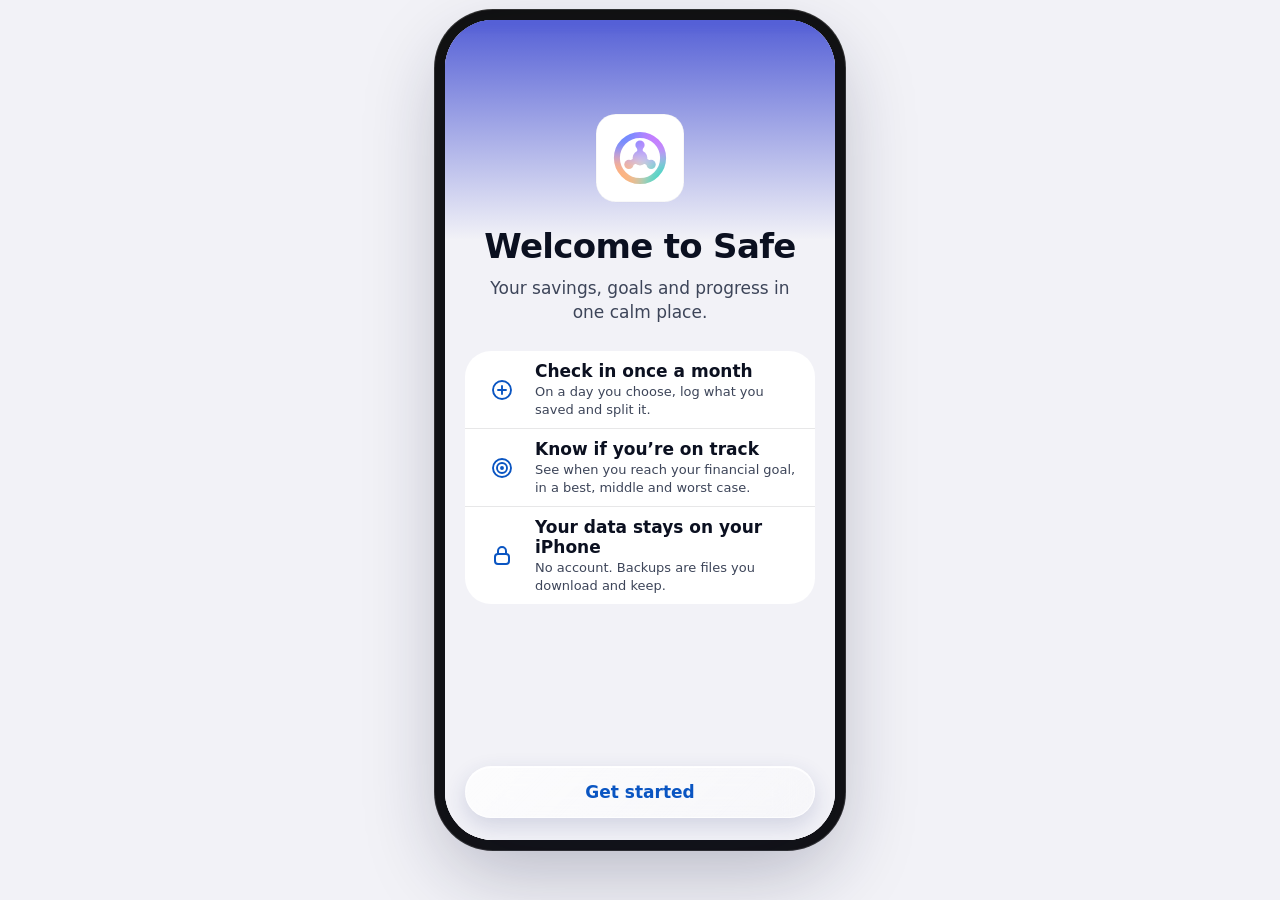
<file: index.html>
<!doctype html>
<html lang="en">
<head>
<meta charset="utf-8">
<meta name="viewport" content="width=device-width, initial-scale=1, maximum-scale=1, user-scalable=no, viewport-fit=cover">
<title>Safe</title>
<meta name="description" content="Safe: a private savings and investing tracker. Your data stays on your device.">
<meta name="theme-color" content="#E8ECF7" media="(prefers-color-scheme: light)">
<meta name="theme-color" content="#05060F" media="(prefers-color-scheme: dark)">
<script>
/* keep the iOS status strip in the same colour as the page, also when light/dark mode switches */
(function(){var mq=matchMedia("(prefers-color-scheme: dark)");function s(){var m=document.getElementById("tc");if(!m){m=document.createElement("meta");m.name="theme-color";m.id="tc";document.head.appendChild(m);}var h=document.documentElement.classList.contains("hs");m.content=mq.matches?(h?"#2A2E8C":"#05060F"):(h?"#C9CDF8":"#E8ECF7");}window.__tc=s;s();mq.addEventListener?mq.addEventListener("change",s):mq.addListener(s);})();
</script>
<meta name="apple-mobile-web-app-capable" content="yes">
<meta name="mobile-web-app-capable" content="yes">
<meta name="apple-mobile-web-app-title" content="Safe">
<meta name="apple-mobile-web-app-status-bar-style" content="black-translucent">
<meta name="format-detection" content="telephone=no">
<link rel="manifest" href="manifest.webmanifest">
<link rel="icon" href="icons/icon-192-v2.png" type="image/png">
<link rel="apple-touch-icon" href="icons/apple-touch-icon-v2.png">
<link rel="stylesheet" href="app.css">
<link rel="stylesheet" href="hs.css">
<script>
/* no zooming: block pinch (iOS gesture events and two-finger moves) and double-tap zoom */
(function(){var no=function(e){e.preventDefault();};["gesturestart","gesturechange","gestureend"].forEach(function(t){document.addEventListener(t,no,{passive:false});});
document.addEventListener("touchmove",function(e){if(e.touches.length>1||(e.scale&&e.scale!==1))e.preventDefault();},{passive:false});})();
</script>
<script>
/* design preview switch: Health style is the default; ?style=glass brings back the old glass look, ?style=health returns (remembered on this device) */
(function(){try{var q=new URLSearchParams(location.search).get("style");if(q)localStorage.setItem("safe-style",q);if(localStorage.getItem("safe-style")!=="glass"){document.documentElement.classList.add("hs");window.__tc&&window.__tc();}}catch(e){}})();
</script>
</head>
<body>
<div class="frame" id="frame">
  <div class="wall" aria-hidden="true">
    <div class="orb" style="left:-90px;top:-70px;width:330px;height:330px;background:var(--o1)"></div>
    <div class="orb" style="left:210px;top:170px;width:280px;height:280px;background:var(--o2)"></div>
    <div class="orb" style="left:-70px;top:460px;width:300px;height:300px;background:var(--o3)"></div>
    <div class="orb" style="left:220px;top:620px;width:260px;height:260px;background:var(--o4)"></div>
    <div class="topfade"></div>
  </div>
  <main class="screen" id="screen"></main>
  <div class="topedge" aria-hidden="true"></div>
  <div class="navbar" id="navbar"><button type="button" class="nav-t" data-act="totop" tabindex="-1"></button></div>
  <nav class="tabs glass" id="tabs" aria-label="Main"></nav>
  <div id="demotag" class="demotag" hidden></div>
  <div id="layer"></div>
</div>
<noscript><p style="padding:24px">Safe needs JavaScript to run.</p></noscript>
<script src="store.js"></script>
<script src="app.js"></script>
<script>
if("serviceWorker" in navigator){window.addEventListener("load",()=>{navigator.serviceWorker.register("sw.js",{updateViaCache:"none"}).catch(()=>{});});}
</script>
</body>
</html>
</file>
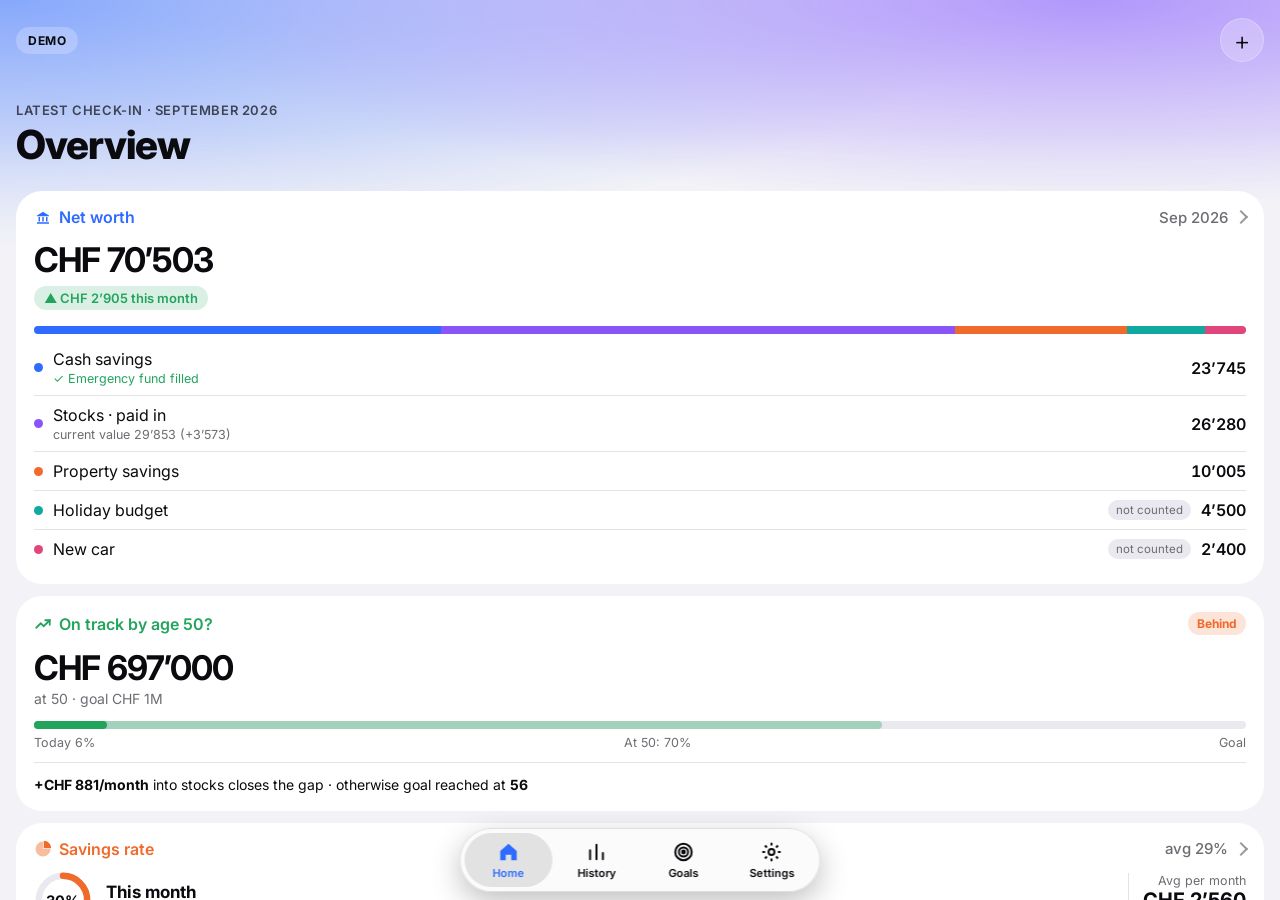
<file: preview.html>
<!doctype html>
<html lang="en"><head>
<meta charset="utf-8">
<meta name="viewport" content="width=device-width,initial-scale=1,viewport-fit=cover">
<meta name="apple-mobile-web-app-capable" content="yes">
<meta name="theme-color" content="#000000">
<title>Safe · Design preview</title>
<link href="https://fonts.googleapis.com/css2?family=Inter:wght@400;500;600;700;800&display=swap" rel="stylesheet">
<style>
:root{--bg:#F2F2F7;--card:#FFFFFF;--card2:#E9E9EF;--ink:#0B0B0F;--ink2:#6C6C72;--line:rgba(60,60,67,.14);--glow1:#2F6BFF;--glow2:#7B4DFF;--glowop:.55;
--blue:#2F6BFF;--green:#22A45D;--orange:#F06A2B;--teal:#11A8A0;--purple:#8A55F7;--pink:#E0457B;--seg:#E3E3E9;--segon:#FFFFFF;--tab:rgba(250,250,252,.82)}
@media (prefers-color-scheme:dark){:root:not([data-theme="light"]){--bg:#000;--card:#1C1C1E;--card2:#2C2C2E;--ink:#F5F5F7;--ink2:#8E8E93;--line:rgba(255,255,255,.1);--glowop:.75;
--blue:#4D8BFF;--green:#34C76F;--orange:#FF7A3D;--teal:#2CC9BE;--purple:#A27BFF;--pink:#FF5C8F;--seg:#1C1C1E;--segon:#3A3A3C;--tab:rgba(40,40,44,.78)}}
:root[data-theme="dark"]{--bg:#000;--card:#1C1C1E;--card2:#2C2C2E;--ink:#F5F5F7;--ink2:#8E8E93;--line:rgba(255,255,255,.1);--glowop:.75;
--blue:#4D8BFF;--green:#34C76F;--orange:#FF7A3D;--teal:#2CC9BE;--purple:#A27BFF;--pink:#FF5C8F;--seg:#1C1C1E;--segon:#3A3A3C;--tab:rgba(40,40,44,.78)}
*{box-sizing:border-box;margin:0;padding:0;-webkit-tap-highlight-color:transparent}
html,body{height:100%;background:var(--bg);color:var(--ink);font-family:Inter,-apple-system,system-ui,sans-serif;-webkit-font-smoothing:antialiased}
body{overflow:hidden}
.page{position:absolute;inset:0;overflow-y:auto;background:var(--bg);padding:calc(env(safe-area-inset-top,0px) + 12px) 16px 130px;transition:transform .38s cubic-bezier(.2,.8,.2,1)}
.page.off{transform:translateX(100%)}
.page.under{transform:translateX(-25%)}
.glow{position:absolute;left:0;right:0;top:0;height:380px;pointer-events:none;opacity:var(--glowop);
background:radial-gradient(120% 90% at 85% 0%,var(--glow2) 0%,transparent 60%),radial-gradient(120% 100% at 0% 0%,var(--glow1) 0%,transparent 65%);
-webkit-mask:linear-gradient(180deg,#000 0%,#000 35%,transparent 100%);mask:linear-gradient(180deg,#000 0%,#000 35%,transparent 100%)}
.rel{position:relative}
.top{display:flex;justify-content:space-between;align-items:center;height:56px}
.pill{font-size:12px;font-weight:700;letter-spacing:.6px;padding:6px 12px;border-radius:99px;background:rgba(255,255,255,.22);color:var(--ink)}
.plus{width:44px;height:44px;border-radius:22px;display:grid;place-items:center;background:rgba(255,255,255,.22);-webkit-backdrop-filter:blur(20px);backdrop-filter:blur(20px);border:1px solid rgba(255,255,255,.25);font-size:26px;font-weight:300;color:var(--ink)}
.eyebrow{margin-top:34px;font-size:13px;font-weight:600;letter-spacing:.6px;text-transform:uppercase;color:var(--ink);opacity:.7}
h1{font-size:40px;font-weight:800;letter-spacing:-1px;margin:2px 0 22px}
h2{font-size:24px;font-weight:700;letter-spacing:-.4px;margin:28px 4px 12px;display:flex;justify-content:space-between;align-items:baseline}
h2 a{font-size:17px;font-weight:500;color:var(--blue);text-decoration:none}
.card{background:var(--card);border-radius:26px;padding:16px 18px;margin-bottom:12px;cursor:pointer;transition:transform .15s}
.card:active{transform:scale(.98)}
.ch{display:flex;justify-content:space-between;align-items:center;font-size:16px;font-weight:600;margin-bottom:12px}
.ch .k{display:flex;align-items:center;gap:7px}
.ch .r{color:var(--ink2);font-weight:500;font-size:15px;display:flex;align-items:center;gap:8px}
.ch .r::after{content:"";width:8px;height:8px;border-right:2px solid var(--ink2);border-top:2px solid var(--ink2);transform:rotate(45deg);opacity:.7}
.ic{width:18px;height:18px}
.big{font-size:34px;font-weight:700;letter-spacing:-.8px}
.big small{font-size:17px;font-weight:600;color:var(--ink2);margin-left:4px;letter-spacing:0}
.chip{display:inline-block;margin-top:6px;font-size:13px;font-weight:600;padding:4px 10px;border-radius:99px;background:color-mix(in srgb,var(--green) 16%,transparent);color:var(--green)}
.bar{display:flex;height:8px;border-radius:4px;overflow:hidden;margin:16px 0 6px}
.row{display:flex;align-items:center;gap:10px;padding:9px 0;font-size:16px}
.row+.row{border-top:1px solid var(--line)}
.dot{width:9px;height:9px;border-radius:5px;flex:none}
.row .n{flex:1}.row .n small{display:block;font-size:12.5px;color:var(--ink2);margin-top:2px}
.row .v{font-weight:600;font-variant-numeric:tabular-nums}
.tag{font-size:11.5px;color:var(--ink2);background:var(--card2);padding:3px 8px;border-radius:99px}
.track{height:8px;border-radius:4px;background:var(--card2);position:relative;margin:14px 0 6px}
.track i{position:absolute;left:0;top:0;bottom:0;border-radius:4px}
.lbls{display:flex;justify-content:space-between;font-size:12.5px;color:var(--ink2)}
.note{font-size:14px;margin-top:12px;padding-top:12px;border-top:1px solid var(--line);line-height:1.4}
.badge{font-size:12px;font-weight:700;padding:4px 9px;border-radius:99px;background:color-mix(in srgb,var(--orange) 18%,transparent);color:var(--orange)}
.split{display:flex;align-items:center;gap:14px}
.ring{width:58px;height:58px;flex:none}
.split .s{flex:1}.split .s b{font-size:17px}.split .s div{font-size:13px;color:var(--ink2)}
.split .e{text-align:right;border-left:1px solid var(--line);padding-left:14px}
.split .e div{font-size:12.5px;color:var(--ink2)}.split .e b{font-size:20px}
.linkrow{background:var(--card);border-radius:22px;padding:16px 18px;display:flex;align-items:center;gap:14px;font-size:17px;margin-bottom:12px}
.linkrow::after{content:"";margin-left:auto;width:8px;height:8px;border-right:2px solid var(--ink2);border-top:2px solid var(--ink2);transform:rotate(45deg);opacity:.7}
/* tab bar */
.tabs{position:fixed;left:50%;transform:translateX(-50%);bottom:calc(env(safe-area-inset-bottom,0px) + 8px);width:min(361px,calc(100% - 32px));height:64px;border-radius:32px;background:var(--tab);-webkit-backdrop-filter:blur(24px) saturate(180%);backdrop-filter:blur(24px) saturate(180%);border:1px solid var(--line);display:flex;padding:4px;z-index:20;box-shadow:0 10px 30px rgba(0,0,0,.25)}
.tabs div{flex:1;display:flex;flex-direction:column;align-items:center;justify-content:center;gap:3px;font-size:11px;font-weight:600;color:var(--ink);border-radius:28px}
.tabs div.on{background:color-mix(in srgb,var(--ink) 10%,transparent);color:var(--blue)}
.tabs svg{width:22px;height:22px}
/* detail */
.dtop{display:grid;grid-template-columns:44px 1fr 44px;align-items:center;height:56px;position:sticky;top:0;z-index:5}
.dtop .t{text-align:center;font-size:18px;font-weight:700}
.rb{width:44px;height:44px;border-radius:22px;display:grid;place-items:center;background:var(--card);border:1px solid var(--line);color:var(--ink);font-size:24px;cursor:pointer}
.rb svg{width:20px;height:20px}
.seg{display:flex;background:var(--seg);border-radius:20px;padding:3px;margin:14px 0 18px}
.seg div{flex:1;text-align:center;font-size:15px;font-weight:600;padding:7px 0;border-radius:17px;cursor:pointer}
.seg div.on{background:var(--segon);box-shadow:0 1px 4px rgba(0,0,0,.12)}
.cap{font-size:13px;font-weight:600;color:var(--ink2);letter-spacing:.5px}
.dbig{font-size:44px;font-weight:700;letter-spacing:-1.2px;line-height:1.1}
.dbig small{font-size:20px;color:var(--ink2);font-weight:600;letter-spacing:0;margin-left:6px}
.sub{font-size:16px;color:var(--ink2);font-weight:600;margin-top:4px}
.chart{position:relative;height:260px;margin:18px 0 6px}
.chart svg{width:100%;height:100%;overflow:visible}
.tabs-sp{height:20px}
.hl{background:var(--card);border-radius:26px;padding:16px 18px;margin-bottom:12px}
.hl .ch{margin-bottom:8px}
.hl p{font-size:17px;font-weight:600;line-height:1.35}
.cmp{display:flex;gap:24px;margin-top:14px;padding-top:12px;border-top:1px solid var(--line)}
.cmp div{font-size:13px;color:var(--ink2);font-weight:600}.cmp b{display:block;font-size:24px;margin-top:2px}
.sheetband .hl{background:var(--card2)}
.sheetband{background:var(--card);margin:20px -16px 0;padding:6px 16px 20px;border-radius:30px 30px 0 0}
:root[data-theme] .themebtn{}
.themebtn{position:fixed;right:12px;top:calc(env(safe-area-inset-top,0px) + 70px);z-index:30;font-size:12px;font-weight:600;padding:6px 10px;border-radius:99px;background:var(--card);color:var(--ink);border:1px solid var(--line);display:none}
</style></head>
<body>
<button class="themebtn" id="th">Light / Dark</button>
<!-- HOME -->
<section class="page" id="home">
  <div class="glow"></div>
  <div class="rel">
    <div class="top"><span class="pill">DEMO</span><span class="plus">+</span></div>
    <div class="eyebrow">Latest check-in · September 2026</div>
    <h1>Overview</h1>

    <div class="card" data-go="nw">
      <div class="ch"><span class="k" style="color:var(--blue)"><svg class="ic" viewBox="0 0 24 24" fill="currentColor"><path d="M4 10l8-5 8 5v1H4zM6 12h2v6H6zm5 0h2v6h-2zm5 0h2v6h-2zM4 19h16v2H4z"/></svg>Net worth</span><span class="r">Sep 2026</span></div>
      <div class="big">CHF 70’503</div>
      <span class="chip">▲ CHF 2’905 this month</span>
      <div class="bar"><i style="flex:23.7;background:var(--blue)"></i><i style="flex:29.9;background:var(--purple)"></i><i style="flex:10;background:var(--orange)"></i><i style="flex:4.5;background:var(--teal)"></i><i style="flex:2.4;background:var(--pink)"></i></div>
      <div class="row"><span class="dot" style="background:var(--blue)"></span><span class="n">Cash savings<small style="color:var(--green)">✓ Emergency fund filled</small></span><span class="v">23’745</span></div>
      <div class="row"><span class="dot" style="background:var(--purple)"></span><span class="n">Stocks · paid in<small>current value 29’853 (+3’573)</small></span><span class="v">26’280</span></div>
      <div class="row"><span class="dot" style="background:var(--orange)"></span><span class="n">Property savings</span><span class="v">10’005</span></div>
      <div class="row"><span class="dot" style="background:var(--teal)"></span><span class="n">Holiday budget</span><span class="tag">not counted</span><span class="v">4’500</span></div>
      <div class="row"><span class="dot" style="background:var(--pink)"></span><span class="n">New car</span><span class="tag">not counted</span><span class="v">2’400</span></div>
    </div>

    <div class="card" data-go="ot">
      <div class="ch"><span class="k" style="color:var(--green)"><svg class="ic" viewBox="0 0 24 24" fill="none" stroke="currentColor" stroke-width="2.4" stroke-linecap="round"><path d="M3 17l6-6 4 4 8-8"/><path d="M15 7h6v6"/></svg>On track by age 50?</span><span class="badge">Behind</span></div>
      <div class="big">CHF 697’000</div><div style="font-size:14px;color:var(--ink2);margin-top:2px">at 50 · goal CHF 1M</div>
      <div class="track"><i style="width:70%;background:color-mix(in srgb,var(--green) 35%,transparent)"></i><i style="width:6%;background:var(--green)"></i></div>
      <div class="lbls"><span>Today 6%</span><span>At 50: 70%</span><span>Goal</span></div>
      <div class="note"><b>+CHF 881/month</b> into stocks closes the gap · otherwise goal reached at <b>56</b></div>
    </div>

    <div class="card" data-go="sr">
      <div class="ch"><span class="k" style="color:var(--orange)"><svg class="ic" viewBox="0 0 24 24" fill="currentColor"><path d="M12 2a10 10 0 1010 10h-10z" opacity=".45"/><path d="M14 0v10h10A10 10 0 0014 0z" transform="translate(-1 1)"/></svg>Savings rate</span><span class="r">avg 29%</span></div>
      <div class="split">
        <svg class="ring" viewBox="0 0 36 36"><circle cx="18" cy="18" r="15" fill="none" stroke="var(--card2)" stroke-width="4"/><circle cx="18" cy="18" r="15" fill="none" stroke="var(--orange)" stroke-width="4" stroke-linecap="round" stroke-dasharray="28.3 94.2" transform="rotate(-90 18 18)"/><text x="18" y="21.5" text-anchor="middle" font-size="9" font-weight="700" fill="var(--ink)">30%</text></svg>
        <div class="s"><b>This month</b><div>avg 29% since start</div></div>
        <div class="e"><div>Avg per month</div><b>CHF 2’560</b><div>saved of 8’775</div></div>
      </div>
    </div>

    <div class="linkrow" data-go="pp"><svg class="ic" style="width:22px;height:22px;color:var(--teal)" viewBox="0 0 24 24" fill="none" stroke="currentColor" stroke-width="2"><path d="M3 11l9-7 9 7v9H3z"/></svg><span>First property · up to <b>CHF 50’025</b></span></div>
    <div class="linkrow" data-go="nw"><svg class="ic" style="width:22px;height:22px;color:var(--blue)" viewBox="0 0 24 24" fill="none" stroke="currentColor" stroke-width="2.2" stroke-linecap="round"><path d="M4 20V10M10 20V4M16 20v-7M22 20H2"/></svg><span>Show all months</span></div>
  </div>
</section>

<!-- DETAIL -->
<section class="page off" id="detail">
  <div class="dtop"><span class="rb" id="back"><svg viewBox="0 0 24 24" fill="none" stroke="currentColor" stroke-width="2.6" stroke-linecap="round" stroke-linejoin="round"><path d="M15 5l-7 7 7 7"/></svg></span><span class="t" id="dt">Net worth</span><span class="rb">+</span></div>
  <div class="seg" id="seg"><div>6M</div><div class="on">Y</div><div>3Y</div><div>All</div></div>
  <div class="cap" id="dcap">SAVED PER MONTH · AVERAGE</div>
  <div class="dbig" id="dbig">CHF 2’560</div>
  <div class="sub" id="dsub">Oct 2025 – Sep 2026</div>
  <div class="chart" id="chart"></div>
  <div class="sheetband">
    <h2>Highlights <a href="#">Show All</a></h2>
    <div class="hl"><div class="ch"><span class="k" style="color:var(--blue)" id="hlk">Net worth</span></div>
      <p id="hlp">You saved more this September than your average month.</p>
      <div class="cmp"><div style="color:var(--blue)">September<b style="color:var(--blue)">CHF 2’905</b></div><div>Average<b style="color:var(--ink2)" id="havg">CHF 2’560</b></div></div></div>
    <div class="hl"><div class="ch"><span class="k" style="color:var(--purple)">Stocks</span></div>
      <p>Your stocks grew CHF 3’573 above what you paid in.</p></div>
  </div>
</section>

<nav class="tabs">
  <div class="on"><svg viewBox="0 0 24 24" fill="currentColor"><path d="M3 11l9-8 9 8v10h-6v-6H9v6H3z"/></svg>Home</div>
  <div><svg viewBox="0 0 24 24" fill="none" stroke="currentColor" stroke-width="2.2" stroke-linecap="round"><path d="M5 20V10M12 20V4M19 20v-7"/></svg>History</div>
  <div><svg viewBox="0 0 24 24" fill="none" stroke="currentColor" stroke-width="2.2"><circle cx="12" cy="12" r="9"/><circle cx="12" cy="12" r="5"/><circle cx="12" cy="12" r="1.5" fill="currentColor"/></svg>Goals</div>
  <div><svg viewBox="0 0 24 24" fill="none" stroke="currentColor" stroke-width="2.2"><circle cx="12" cy="12" r="3.2"/><path d="M12 2v3M12 19v3M2 12h3M19 12h3M4.9 4.9l2.1 2.1M17 17l2.1 2.1M4.9 19.1L7 17M17 7l2.1-2.1"/></svg>Settings</div>
</nav>

<script>
const mon=["Jan","Feb","Mar","Apr","May","Jun","Jul","Aug","Sep","Oct","Nov","Dec"];
// demo: 36 months ending Sep 2026
const data=[];let s=1234;const rnd=()=>{s=(s*9301+49297)%233280;return s/233280};
for(let i=0;i<36;i++){const y=2023+Math.floor((9+i)/12),m=(9+i)%12;data.push({y,m,v:Math.round(1600+rnd()*2200+(i===35?300:0))});}
data[35].v=2905;
const DET={
 nw:{t:"Net worth",cap:"SAVED PER MONTH · AVERAGE",col:"var(--blue)",k:"Net worth"},
 ot:{t:"On track",cap:"PROJECTED AT 50 · MIDDLE CASE",col:"var(--green)",k:"On track",fixed:"CHF 697’000"},
 sr:{t:"Savings rate",cap:"SAVINGS RATE · AVERAGE",col:"var(--orange)",k:"Savings rate",pct:true},
 pp:{t:"First property",cap:"PROPERTY SAVINGS · PER MONTH",col:"var(--teal)",k:"Property"}
};
let cur="nw",span=12;
const fmt=n=>"CHF "+Math.round(n).toLocaleString("de-CH").replace(/[’']/g,"’");
function draw(){
 const d=DET[cur],arr=data.slice(-span),W=360,H=240,max=Math.ceil(Math.max(...arr.map(a=>a.v))/1000)*1000,bw=W/arr.length;
 const avg=arr.reduce((a,b)=>a+b.v,0)/arr.length;
 document.getElementById("dt").textContent=d.t;document.getElementById("dcap").textContent=d.cap;document.getElementById("hlk").textContent=d.k;document.getElementById("hlk").style.color=d.col;
 document.getElementById("dbig").innerHTML=d.pct?"29<small>%</small>":(d.fixed||fmt(avg));
 const a=arr[0],z=arr[arr.length-1];document.getElementById("dsub").textContent=`${mon[a.m]} ${a.y} – ${mon[z.m]} ${z.y}`;
 let g="";for(let i=0;i<=3;i++){const y=H-H*i/3;g+=`<line x1="0" x2="${W}" y1="${y}" y2="${y}" stroke="var(--line)"/><text x="${W+6}" y="${y+4}" font-size="11" fill="var(--ink2)">${(max*i/3/1000).toFixed(1).replace(".0","")}k</text>`;}
 arr.forEach((p,i)=>{const h=H*p.v/max,x=i*bw+bw*.18;g+=`<rect x="${x}" y="${H-h}" width="${bw*.64}" height="${h}" rx="${Math.min(3,bw*.2)}" fill="${d.col}"/>`;
  if(arr.length<=12||p.m%3===0)g+=`<text x="${x+bw*.32}" y="${H+18}" font-size="11" text-anchor="middle" fill="var(--ink2)">${arr.length>12?mon[p.m]+" "+String(p.y).slice(2):mon[p.m][0]}</text>`;});
 document.getElementById("havg").textContent=fmt(avg);const ay=H-H*avg/max;g+=`<line x1="0" x2="${W}" y1="${ay}" y2="${ay}" stroke="var(--ink2)" stroke-dasharray="4 4"/>`;
 document.getElementById("chart").innerHTML=`<svg viewBox="0 0 ${W+30} ${H+24}" preserveAspectRatio="none">${g}</svg>`;
}
const home=document.getElementById("home"),det=document.getElementById("detail");
document.querySelectorAll("[data-go]").forEach(c=>c.addEventListener("click",()=>{cur=c.dataset.go;draw();det.scrollTop=0;det.classList.remove("off");home.classList.add("under");}));
document.getElementById("back").onclick=()=>{det.classList.add("off");home.classList.remove("under");};
document.querySelectorAll("#seg div").forEach((b,i)=>b.onclick=()=>{document.querySelectorAll("#seg div").forEach(x=>x.classList.remove("on"));b.classList.add("on");span=[6,12,36,36][i];draw();});
const q=new URLSearchParams(location.search);if(q.get("theme"))document.documentElement.dataset.theme=q.get("theme");
if(q.get("open")){cur=q.get("open");draw();det.classList.remove("off");home.classList.add("under");det.style.transition=home.style.transition="none";}
draw();
</script>
</body></html>
</file>
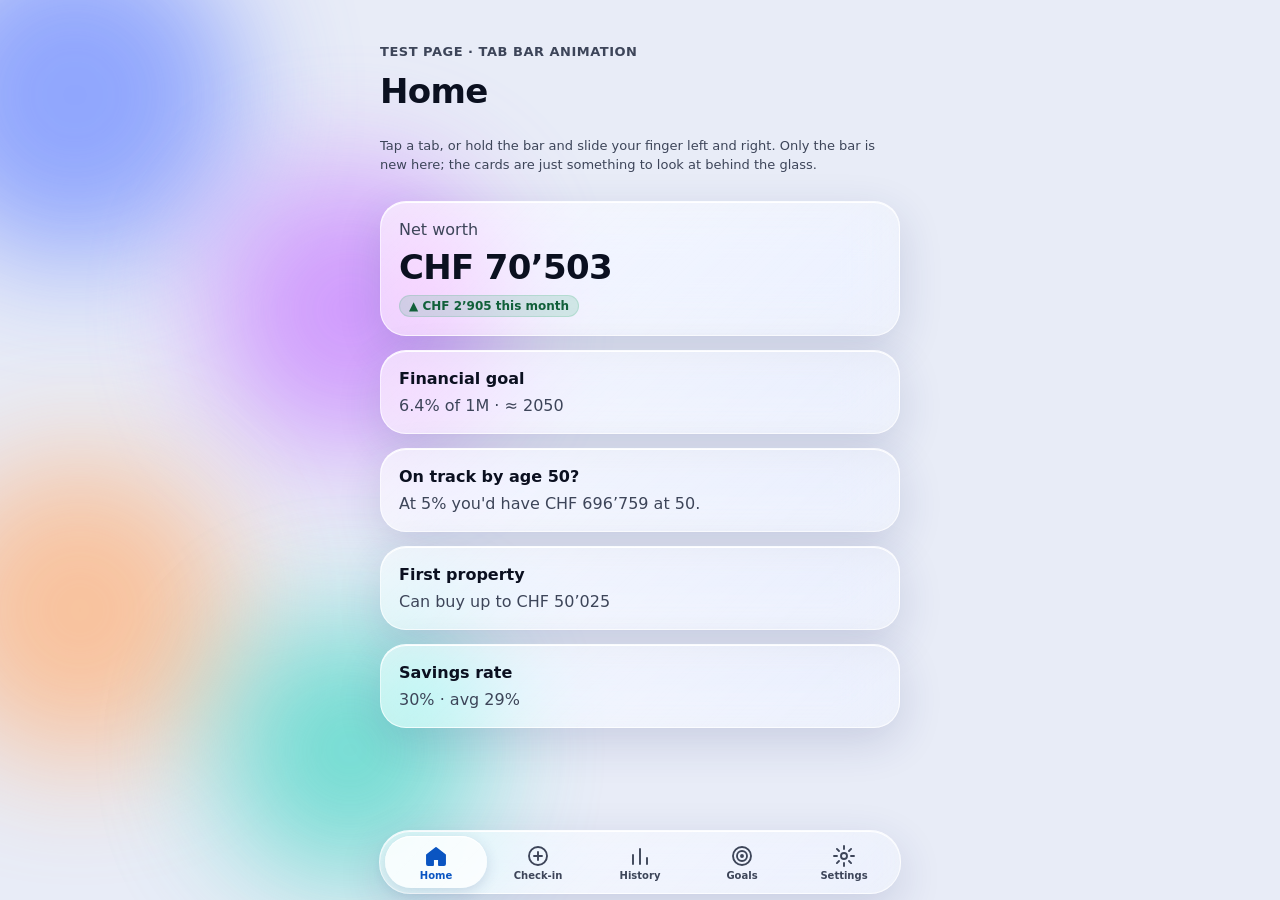
<file: tabtest.html>
<!doctype html>
<html lang="en">
<head>
<meta charset="utf-8">
<meta name="viewport" content="width=device-width, initial-scale=1, viewport-fit=cover">
<title>Safe · Tab bar test</title>
<meta name="theme-color" content="#E8ECF7" media="(prefers-color-scheme: light)">
<meta name="theme-color" content="#05060F" media="(prefers-color-scheme: dark)">
<link rel="stylesheet" href="app.css">
<style>
  html,body{margin:0;background:var(--bg)}
  .page{position:relative;z-index:1;padding:calc(env(safe-area-inset-top,0px) + 24px) 18px 140px;display:flex;flex-direction:column;gap:14px;max-width:520px;margin:0 auto}
  .page h1{margin:0}
  .demo-card{display:flex;flex-direction:column;gap:8px;padding:18px;border-radius:26px}
  .wallfix{position:fixed;inset:0;z-index:0;overflow:hidden;pointer-events:none}

  /* ---- new tab bar ---- */
  :root{--lensRest:rgba(255,255,255,.78);--lensPress:rgba(255,255,255,.22);--lensRim:rgba(255,255,255,.95)}
  @media (prefers-color-scheme:dark){:root:not([data-theme="light"]){--lensRest:rgba(255,255,255,.17);--lensPress:rgba(255,255,255,.1);--lensRim:rgba(255,255,255,.45)}}
  .tb{position:fixed;left:14px;right:14px;bottom:calc(env(safe-area-inset-bottom,0px)*.55 + 6px);height:62px;border-radius:31px;z-index:5;touch-action:none;-webkit-user-select:none;user-select:none;-webkit-touch-callout:none;transform-origin:50% 50%;max-width:520px;margin:0 auto}
  .tb-row{position:absolute;inset:0;display:flex;align-items:center;padding:0 5px;pointer-events:none}
  .tb-tab{flex:1;display:flex;flex-direction:column;align-items:center;justify-content:center;gap:2px;height:52px;font-size:10px;font-weight:600;color:var(--muted);font-family:inherit}
  .tb-tab svg{width:24px;height:24px;display:block}
  .tb-mag .tb-tab{color:var(--accent)}
  .tb-lens{position:absolute;left:0;top:5px;width:60px;height:52px;border-radius:26px;overflow:hidden;pointer-events:none;
    background:var(--lensRest);box-shadow:inset 0 1px 0 var(--ghi),0 4px 14px var(--gsh)}
  .tb-lens.on{background:linear-gradient(180deg,rgba(255,255,255,.22),var(--lensPress) 45%,rgba(255,255,255,.18));
    box-shadow:inset 0 0 0 1px var(--lensRim),inset 0 3px 10px rgba(255,255,255,.55),inset 0 -6px 14px rgba(120,140,255,.16),0 12px 30px var(--gsh)}
  .tb-mag{position:absolute;display:flex;align-items:center;padding:0 5px;box-sizing:border-box}
  .tb-rim{position:absolute;inset:0;border-radius:inherit;padding:1.6px;opacity:0;
    background:conic-gradient(from var(--ang,0deg),#ff8ad8,#8fd3ff,#fff3a0,#a6ffcb,#c9a4ff,#ff8ad8);
    -webkit-mask:linear-gradient(#000 0 0) content-box,linear-gradient(#000 0 0);-webkit-mask-composite:xor;mask-composite:exclude;filter:blur(.4px)}
  .tb-btns{position:absolute;inset:0;display:flex;padding:0 5px}
  .tb-btns button{flex:1;border:0;background:transparent;padding:0;margin:0;-webkit-tap-highlight-color:transparent}
  .note2{font-size:13px;color:var(--muted);line-height:1.4}
</style>
</head>
<body>
<div class="wallfix" aria-hidden="true">
  <div class="orb" style="position:absolute;left:-90px;top:-70px;width:330px;height:330px;border-radius:50%;filter:blur(60px);background:var(--o1)"></div>
  <div class="orb" style="position:absolute;left:210px;top:170px;width:280px;height:280px;border-radius:50%;filter:blur(60px);background:var(--o2)"></div>
  <div class="orb" style="position:absolute;left:-70px;top:460px;width:300px;height:300px;border-radius:50%;filter:blur(60px);background:var(--o3)"></div>
  <div class="orb" style="position:absolute;left:220px;top:620px;width:260px;height:260px;border-radius:50%;filter:blur(60px);background:var(--o4)"></div>
</div>
<main class="page">
  <div class="eyebrow">Test page · tab bar animation</div>
  <h1 id="ttl">Home</h1>
  <p class="note2" style="padding:0">Tap a tab, or hold the bar and slide your finger left and right. Only the bar is new here; the cards are just something to look at behind the glass.</p>
  <section class="card glass demo-card"><span class="muted">Net worth</span><b style="font-size:34px;letter-spacing:-.02em">CHF 70’503</b><span class="pill good" style="align-self:flex-start">▲ CHF 2’905 this month</span></section>
  <section class="card glass demo-card"><b>Financial goal</b><span class="muted">6.4% of 1M · ≈ 2050</span></section>
  <section class="card glass demo-card"><b>On track by age 50?</b><span class="muted">At 5% you'd have CHF 696’759 at 50.</span></section>
  <section class="card glass demo-card"><b>First property</b><span class="muted">Can buy up to CHF 50’025</span></section>
  <section class="card glass demo-card"><b>Savings rate</b><span class="muted">30% · avg 29%</span></section>
</main>

<nav class="tb glass" id="tb" aria-label="Main">
  <div class="tb-row" id="tbBase" aria-hidden="true"></div>
  <div class="tb-lens" id="tbLens" aria-hidden="true"><div class="tb-mag" id="tbMag"></div><span class="tb-rim" id="tbRim"></span></div>
  <div class="tb-btns" id="tbBtns"></div>
</nav>

<script>
(function(){
const TABS=[["home","Home"],["checkin","Check-in"],["history","History"],["goals","Goals"],["settings","Settings"]];
const O={ /* outline icons (inactive) */
 home:'<svg viewBox="0 0 24 24" fill="none" stroke="currentColor" stroke-width="1.9" stroke-linejoin="round"><path d="M3 11l9-7 9 7v9a1 1 0 0 1-1 1h-5v-6H9v6H4a1 1 0 0 1-1-1z"/></svg>',
 checkin:'<svg viewBox="0 0 24 24" fill="none" stroke="currentColor" stroke-width="1.9" stroke-linecap="round"><circle cx="12" cy="12" r="9"/><path d="M12 8v8M8 12h8"/></svg>',
 history:'<svg viewBox="0 0 24 24" fill="none" stroke="currentColor" stroke-width="1.9" stroke-linecap="round"><path d="M5 20V11M12 20V5M19 20v-6"/></svg>',
 goals:'<svg viewBox="0 0 24 24" fill="none" stroke="currentColor" stroke-width="1.9"><circle cx="12" cy="12" r="9"/><circle cx="12" cy="12" r="5"/><circle cx="12" cy="12" r="1"/></svg>',
 settings:'<svg viewBox="0 0 24 24" fill="none" stroke="currentColor" stroke-width="1.9" stroke-linecap="round"><circle cx="12" cy="12" r="3"/><path d="M12 2v3M12 19v3M2 12h3M19 12h3M4.9 4.9L7 7M17 17l2.1 2.1M4.9 19.1L7 17M17 7l2.1-2.1"/></svg>'
};
const F={ /* filled icons (inside the lens) */
 home:'<svg viewBox="0 0 24 24"><path d="M3 11l9-7 9 7v9a1 1 0 0 1-1 1h-5v-6H9v6H4a1 1 0 0 1-1-1z" fill="currentColor" stroke="currentColor" stroke-width="1.9" stroke-linejoin="round"/></svg>',
 checkin:'<svg viewBox="0 0 24 24"><circle cx="12" cy="12" r="10" fill="currentColor"/><path d="M12 7.5v9M7.5 12h9" stroke="#fff" stroke-width="2.2" stroke-linecap="round"/></svg>',
 history:'<svg viewBox="0 0 24 24" fill="currentColor"><rect x="3.4" y="10" width="3.6" height="11" rx="1.8"/><rect x="10.2" y="3.5" width="3.6" height="17.5" rx="1.8"/><rect x="17" y="13" width="3.6" height="8" rx="1.8"/></svg>',
 goals:'<svg viewBox="0 0 24 24"><circle cx="12" cy="12" r="9" fill="none" stroke="currentColor" stroke-width="2.2"/><circle cx="12" cy="12" r="5.6" fill="currentColor"/><circle cx="12" cy="12" r="1.7" fill="#fff"/></svg>',
 settings:'<svg viewBox="0 0 24 24" stroke="currentColor" stroke-width="2.4" stroke-linecap="round"><circle cx="12" cy="12" r="4.2" fill="currentColor" stroke="none"/><path d="M12 1.8v3M12 19.2v3M1.8 12h3M19.2 12h3M4.8 4.8L6.9 6.9M17.1 17.1l2.1 2.1M4.8 19.2l2.1-2.1M17.1 6.9l2.1-2.1"/></svg>'
};
const tb=document.getElementById("tb"),base=document.getElementById("tbBase"),lens=document.getElementById("tbLens"),mag=document.getElementById("tbMag"),rim=document.getElementById("tbRim"),btns=document.getElementById("tbBtns"),ttl=document.getElementById("ttl");
const row=set=>TABS.map(([k,l])=>`<div class="tb-tab">${set[k]}<span>${l}</span></div>`).join("");
base.innerHTML=row(O);mag.innerHTML=row(F);
btns.innerHTML=TABS.map(([k,l],i)=>`<button type="button" data-i="${i}" aria-label="${l}"></button>`).join("");
let active=0;
const reduce=matchMedia("(prefers-reduced-motion: reduce)").matches;

/* springs: x (lens centre), w, h, m (magnification), s (bar scale), g (glow 0..1) */
const sp={x:{v:0,t:0,k:.16,d:.74,c:0},w:{v:0,t:0,k:.2,d:.66,c:0},h:{v:0,t:0,k:.2,d:.62,c:0},m:{v:1,t:1,k:.2,d:.68,c:0},s:{v:1,t:1,k:.22,d:.62,c:0},g:{v:0,t:0,k:.18,d:.7,c:0}};
let W=0,H=62,tw=0,pressed=false,dragging=false,raf=0;
/* taps: fixed-time glide with a light settle, the same for near and far tabs */
let tw8=null; const TDUR=420;
const easeOut=t=>1-Math.pow(1-t,3); /* smooth glide, no overshoot that grows with distance */
function geo(){W=tb.clientWidth;tw=(W-10)/TABS.length;}
const centre=i=>5+tw*i+tw/2;
const clampX=x=>Math.min(Math.max(x,5+tw/2),W-5-tw/2);
function setTargets(){
  sp.w.t=pressed?tw*1.3:tw; sp.h.t=pressed?74:52; sp.m.t=pressed?1.2:1; sp.s.t=pressed?1.03:1; sp.g.t=pressed?1:0;
  if(!dragging&&!tw8)sp.x.t=centre(active);
}
function step(){
  let moving=false;
  if(tw8){const now=performance.now(),t=Math.min((now-tw8.t0)/TDUR,1),p=easeOut(t);
    sp.x.v=tw8.a+(tw8.b-tw8.a)*p+Math.sign(tw8.b-tw8.a)*3*Math.sin(Math.PI*Math.max(0,(t-.55)/.45));sp.x.c=0;tw8.bump=Math.sin(Math.PI*Math.min(t*1.25,1));
    if(t>=1){sp.x.v=sp.x.t=tw8.b;tw8=null;}else moving=true;}
  for(const k in sp){if(k==="x"&&tw8)continue;const s=sp[k];if(reduce){s.v=s.t;s.c=0;continue;}s.c=(s.c+(s.t-s.v)*s.k)*s.d;s.v+=s.c;if(Math.abs(s.c)>.002||Math.abs(s.t-s.v)>.002)moving=true;}
  draw();
  raf=moving?requestAnimationFrame(step):0;
}
function kick(){if(!raf)raf=requestAnimationFrame(step);}
function draw(){
  const vx=sp.x.c,st=tw8?10*tw8.bump:Math.min(Math.abs(vx)*1.6,24);
  const w=sp.w.v+st,h=Math.max(sp.h.v-st*.22,44),x=sp.x.v,lx=x-w/2,ly=H/2-h/2,r=h/2;
  lens.style.cssText=`left:${lx}px;top:${ly}px;width:${w}px;height:${h}px;border-radius:${r}px`;
  lens.classList.toggle("on",sp.g.v>.35);
  mag.style.cssText=`left:${-lx}px;top:${-ly}px;width:${W}px;height:${H}px;transform-origin:${x}px ${H/2}px;transform:scale(${sp.m.v})`;
  rim.style.opacity=(sp.g.v*.55).toFixed(3);rim.style.setProperty("--ang",(x/W*300).toFixed(1)+"deg");
  tb.style.transform=`scale(${sp.s.v})`;
  /* cut the lens shape out of the base row so plain icons never show through the glass */
  const rr=Math.min(r,w/2);
  base.style.clipPath=`path(evenodd,"M0 0H${W}V${H}H0Z M${lx+rr} ${ly}H${lx+w-rr}A${rr} ${rr} 0 0 1 ${lx+w-rr} ${ly+h}H${lx+rr}A${rr} ${rr} 0 0 1 ${lx+rr} ${ly}Z")`;
}
function select(i,glide){const from=sp.x.v;active=i;ttl.textContent=TABS[i][1];dragging=false;
  if(glide&&!reduce&&Math.abs(centre(i)-from)>1){tw8={a:from,b:centre(i),t0:performance.now(),bump:0};sp.x.t=centre(i);}
  setTargets();kick();}

let down=null,relT=0;
tb.addEventListener("pointerdown",e=>{geo();const r=tb.getBoundingClientRect(),x=(e.clientX-r.left)/sp.s.v;
  down={x0:e.clientX,x,t:e.timeStamp,id:e.pointerId};try{tb.setPointerCapture(e.pointerId);}catch(_){}
  clearTimeout(relT);pressed=true;setTargets();kick();});
tb.addEventListener("pointermove",e=>{if(!down)return;const r=tb.getBoundingClientRect(),x=(e.clientX-r.left)/sp.s.v;
  if(!dragging&&Math.abs(e.clientX-down.x0)<5)return;dragging=true;sp.x.t=clampX(x);kick();});
function release(e){if(!down)return;const r=tb.getBoundingClientRect(),x=(e.clientX-r.left)/sp.s.v;
  const i=dragging?Math.round((clampX(sp.x.t)-5-tw/2)/tw):Math.min(Math.max(Math.floor((x-5)/tw),0),TABS.length-1);
  const held=e.timeStamp-down.t,wasDrag=dragging;down=null;
  /* keep the drop visible for a moment on a quick tap so the press reads */
  relT=setTimeout(()=>{pressed=false;setTargets();kick();},Math.max(0,150-held));
  select(i,!wasDrag);}
tb.addEventListener("pointerup",release);tb.addEventListener("pointercancel",release);
btns.addEventListener("keydown",e=>{const b=e.target.closest("button");if(b&&(e.key==="Enter"||e.key===" ")){e.preventDefault();select(+b.dataset.i,true);}});
addEventListener("resize",()=>{geo();for(const k of ["x","w","h"]){}sp.x.v=sp.x.t=centre(active);sp.w.v=sp.w.t=tw;draw();});
geo();sp.x.v=sp.x.t=centre(0);sp.w.v=sp.w.t=tw;sp.h.v=sp.h.t=52;draw();
})();
</script>
</body>
</html>
</file>
<file: app.css>
/* Layout: one iPhone-sized app frame (full screen on phones), glass cards over a blurred colour wallpaper, floating glass tab bar, sheets and overlays inside the frame. */
:root{
  --page:#DCE1EE; --bg:#E8ECF7; --ink:#0B1020; --muted:#3D4559; --soft:#5A6070;
  --line:rgba(11,16,32,.08); --track:rgba(11,16,32,.1);
  --g1:rgba(255,255,255,.62); --g2:rgba(255,255,255,.26); --gb:rgba(255,255,255,.72); --ghi:rgba(255,255,255,.95); --gsh:rgba(40,50,120,.16);
  --btn1:rgba(255,255,255,.78); --btn2:rgba(255,255,255,.36);
  --accent:#0A55C2; --bar:#0B1020;
  --o1:#6E8BFF; --o2:#C77DFF; --o3:#FFB27A; --o4:#46D6C4; --oop:.72;
  --sheet:rgba(244,246,252,.94); --field:rgba(255,255,255,.78); --fieldb:rgba(255,255,255,.95);
  --good:#11603A; --goodbg:rgba(36,170,100,.16); --goodline:#1E9E55;
  --warn:#8A4B00; --warnbg:rgba(224,134,0,.16);
  --bad:#B4232F; --badbg:rgba(217,45,58,.1); --badbar:#D92D3A;
  --cash:#2F7DF6; --stocks:#8E4FD8; --prop:#E08600; --hol:#14A3A0;
  --tabon:rgba(255,255,255,.82); --scrim:rgba(20,24,48,.3); --switch:#34C759;
  --font:-apple-system,"SF Pro Text","SF Pro Display",system-ui,"Segoe UI",Roboto,"Helvetica Neue",Arial,sans-serif;
}
@media (prefers-color-scheme: dark){:root:not([data-theme="light"]){
  --page:#0A0B14; --bg:#05060F; --ink:#FFFFFF; --muted:rgba(235,235,245,.74); --soft:rgba(235,235,245,.6);
  --line:rgba(255,255,255,.1); --track:rgba(255,255,255,.14);
  --g1:rgba(255,255,255,.16); --g2:rgba(255,255,255,.05); --gb:rgba(255,255,255,.2); --ghi:rgba(255,255,255,.3); --gsh:rgba(0,0,0,.45);
  --btn1:rgba(255,255,255,.2); --btn2:rgba(255,255,255,.07);
  --accent:#8EC0FF; --bar:#FFFFFF;
  --o1:#2A4BFF; --o2:#8A2BE2; --o3:#FF6A3D; --o4:#00C2A8; --oop:.6;
  --sheet:rgba(26,28,42,.94); --field:rgba(255,255,255,.08); --fieldb:rgba(255,255,255,.14);
  --good:#6BEA9C; --goodbg:rgba(52,199,89,.18); --goodline:#3DD16B;
  --warn:#FFC266; --warnbg:rgba(255,168,38,.18);
  --bad:#FF8A93; --badbg:rgba(255,80,90,.16); --badbar:#FF5A64;
  --cash:#6AA2FF; --stocks:#C08BFF; --prop:#FFB23F; --hol:#33D3C9;
  --tabon:rgba(255,255,255,.2); --scrim:rgba(0,0,0,.5); color-scheme:dark;
}}
:root[data-theme="dark"]{
  --page:#0A0B14; --bg:#05060F; --ink:#FFFFFF; --muted:rgba(235,235,245,.74); --soft:rgba(235,235,245,.6);
  --line:rgba(255,255,255,.1); --track:rgba(255,255,255,.14);
  --g1:rgba(255,255,255,.16); --g2:rgba(255,255,255,.05); --gb:rgba(255,255,255,.2); --ghi:rgba(255,255,255,.3); --gsh:rgba(0,0,0,.45);
  --btn1:rgba(255,255,255,.2); --btn2:rgba(255,255,255,.07);
  --accent:#8EC0FF; --bar:#FFFFFF;
  --o1:#2A4BFF; --o2:#8A2BE2; --o3:#FF6A3D; --o4:#00C2A8; --oop:.6;
  --sheet:rgba(26,28,42,.94); --field:rgba(255,255,255,.08); --fieldb:rgba(255,255,255,.14);
  --good:#6BEA9C; --goodbg:rgba(52,199,89,.18); --goodline:#3DD16B;
  --warn:#FFC266; --warnbg:rgba(255,168,38,.18);
  --bad:#FF8A93; --badbg:rgba(255,80,90,.16); --badbar:#FF5A64;
  --cash:#6AA2FF; --stocks:#C08BFF; --prop:#FFB23F; --hol:#33D3C9;
  --tabon:rgba(255,255,255,.2); --scrim:rgba(0,0,0,.5); color-scheme:dark;
}
html,body{height:100%;margin:0}
body{background:var(--page);color:var(--ink);font-family:var(--font);-webkit-font-smoothing:antialiased;padding-inline:16px;padding-block:20px;box-sizing:border-box;display:flex;flex-direction:column;align-items:center;gap:12px}
.caption{font-size:0.7647rem;color:var(--muted);text-align:center}
.frame{position:relative;width:390px;max-width:100%;height:844px;max-height:calc(100% - 40px);min-height:600px;border-radius:48px;overflow:hidden;background:var(--bg);box-shadow:0 30px 80px rgba(20,24,60,.28),0 0 0 10px #111,0 0 0 11px #333;flex:none}
@media (max-width:500px){
  body{padding-inline:0;padding-block:0}
  .caption{display:none}
  .frame{width:100%;height:100%;max-height:none;min-height:0;border-radius:0;box-shadow:none}
}
button,input{font:inherit;color:inherit}
button{cursor:pointer}
:focus-visible{outline:2px solid var(--accent);outline-offset:2px}
.wall{position:absolute;inset:0;pointer-events:none}
.orb{position:absolute;border-radius:50%;filter:blur(60px);opacity:var(--oop)}
.screen{position:absolute;inset:0;overflow-y:auto;-webkit-overflow-scrolling:touch;padding:calc(env(safe-area-inset-top,0px) + 56px) 20px calc(env(safe-area-inset-bottom,0px) + 120px);box-sizing:border-box;display:flex;flex-direction:column;gap:12px}
.screen>*,.sheet .inner>*{flex-shrink:0}
.screen,.sheet .inner{overscroll-behavior-y:contain}
.glass{background:linear-gradient(135deg,var(--g1),var(--g2));-webkit-backdrop-filter:blur(28px) saturate(180%);backdrop-filter:blur(28px) saturate(180%);border:1px solid var(--gb);box-shadow:inset 0 1px 0 var(--ghi),0 14px 44px var(--gsh)}
.card{border-radius:26px;padding:18px 20px;display:flex;flex-direction:column;gap:12px}
.list{border-radius:24px;display:flex;flex-direction:column;overflow:hidden}
.row{display:flex;align-items:center;gap:12px;min-height:50px;padding:0 16px;border-bottom:1px solid var(--line);font-size:1rem}
.row:last-child{border-bottom:0}
.eyebrow{font-size:0.7647rem;color:var(--muted);font-weight:600;letter-spacing:.04em;text-transform:uppercase}
.section{font-size:0.7647rem;color:var(--muted);font-weight:600;letter-spacing:.04em;text-transform:uppercase;padding-left:16px;margin-top:4px}
.note{font-size:0.7647rem;color:var(--muted);padding:0 16px;line-height:1.4}
h1{margin:0;font-size:2rem;font-weight:700;letter-spacing:-.02em;line-height:1.1;text-wrap:balance}
.big{font-size:2.4706rem;font-weight:700;letter-spacing:-.035em;line-height:1;font-variant-numeric:tabular-nums}
.num{font-variant-numeric:tabular-nums;font-weight:600}
.muted{color:var(--muted)}
.head{display:flex;justify-content:space-between;align-items:flex-end;gap:12px}
.dot{width:10px;height:10px;border-radius:5px;flex:none}
.pill{align-self:flex-start;font-size:0.7059rem;font-weight:600;border-radius:999px;padding:3px 9px;border:1px solid transparent;white-space:nowrap}
.pill.good{color:var(--good);background:var(--goodbg);border-color:var(--goodbg)}
.pill.warn{color:var(--warn);background:var(--warnbg);border-color:var(--warnbg)}
.track{height:8px;border-radius:4px;background:var(--track);overflow:hidden;flex:1}
.track>span{display:block;height:100%;border-radius:4px;background:var(--bar)}
.btn{display:flex;align-items:center;justify-content:center;gap:8px;min-height:52px;border-radius:26px;border:1px solid var(--gb);background:linear-gradient(135deg,var(--btn1),var(--btn2));box-shadow:inset 0 1px 0 var(--ghi),0 8px 22px var(--gsh);color:var(--accent);font-size:1rem;font-weight:600;padding:0 18px;-webkit-backdrop-filter:blur(20px);backdrop-filter:blur(20px)}
.btn.small{min-height:40px;border-radius:20px;font-size:0.8824rem;padding:0 14px}
.btn.round{width:44px;min-height:44px;height:44px;padding:0;border-radius:22px;font-size:1.1765rem}
.btn.plain{color:var(--ink)}
.btn:disabled{color:var(--soft);opacity:.6;cursor:not-allowed}
.link{border:0;background:transparent;color:var(--accent);font-weight:600;font-size:0.8824rem;min-height:40px;padding:0 4px}
.split{display:flex;height:12px;border-radius:6px;overflow:hidden;gap:0;background:var(--track)}
.split>span{display:block;height:100%}
.tabs{position:absolute;left:14px;right:14px;bottom:calc(env(safe-area-inset-bottom,0px)*.55 + 6px);height:62px;border-radius:31px;display:flex;justify-content:space-between;align-items:center;padding:0 5px;z-index:5;touch-action:none;-webkit-user-select:none;user-select:none}
.tab{position:relative;z-index:1;flex:1;border:0;background:transparent;display:flex;flex-direction:column;align-items:center;justify-content:center;gap:2px;min-height:52px;border-radius:26px;font-size:0.5882rem;font-weight:600;color:var(--muted);transition:color .2s}
.tab[aria-current="page"],.tab.hover{color:var(--accent)}
.lens{position:absolute;left:0;top:5px;height:52px;width:60px;border-radius:26px;background:var(--tabon);box-shadow:inset 0 1px 0 var(--ghi),0 4px 14px var(--gsh);z-index:0;pointer-events:none;transform-origin:center;transition:transform .55s cubic-bezier(.25,1.45,.45,1),width .3s ease,scale .35s cubic-bezier(.25,1.45,.45,1),background .2s,box-shadow .2s}
.tabs.press .lens{scale:1.14 1.18;background:rgba(255,255,255,.28);box-shadow:inset 0 0 0 1px rgba(255,255,255,.75),inset 0 2px 10px rgba(255,255,255,.55),inset 0 -6px 14px rgba(120,140,255,.18),0 10px 28px var(--gsh);-webkit-backdrop-filter:blur(1.5px) saturate(190%) brightness(1.12);backdrop-filter:blur(1.5px) saturate(190%) brightness(1.12)}
.tabs.drag .lens{transition:width .2s ease,scale .12s ease,background .2s,box-shadow .2s}
.tab svg,.tab>span{transition:transform .18s ease}
.tab svg{width:24px;height:24px}
input.val{border:0;background:transparent;text-align:right;width:120px;font-size:1rem;font-weight:600;font-variant-numeric:tabular-nums;padding:0}
input.val:focus{outline:none}
label.row:focus-within{background:var(--field)}
/* chart */
.chart{position:relative;display:flex;align-items:flex-end;gap:10px;height:140px;border-bottom:1px solid var(--line)}
.chart .goal{position:absolute;left:0;right:0;border-top:1.5px dashed var(--soft)}
.bar{flex:1;display:flex;flex-direction:column;justify-content:flex-end;height:100%;min-width:0}
.bar>span{display:flex;justify-content:center;padding-top:6px;box-sizing:border-box;border-radius:8px 8px 2px 2px;border:1px solid var(--gb);background:linear-gradient(180deg,var(--g1),rgba(10,85,194,.22));font-size:0.6471rem;font-weight:600;color:var(--muted);font-variant-numeric:tabular-nums;min-height:22px}
.bar.sel>span{background:linear-gradient(180deg,#5C9BFF,#0A55C2);color:#fff;font-weight:700;border-color:rgba(255,255,255,.5);box-shadow:0 6px 18px rgba(10,85,194,.4)}
.bar.live>span{background:transparent;border:1.5px solid var(--accent)}
.xl{display:flex;gap:10px;font-size:0.6471rem;color:var(--muted);text-align:center}
.xl>span{flex:1;min-width:0}
/* overlays */
.scrim{position:absolute;inset:0;background:var(--scrim);z-index:10}
.sheet{position:absolute;left:0;right:0;bottom:0;top:calc(env(safe-area-inset-top,0px) + 40px);border-radius:34px 34px 0 0;background:var(--sheet);-webkit-backdrop-filter:blur(40px) saturate(190%);backdrop-filter:blur(40px) saturate(190%);border-top:1px solid var(--gb);box-shadow:0 -10px 40px var(--gsh);z-index:11;display:flex;flex-direction:column;animation:up .28s ease-out}
.sheet .inner{overflow-y:auto;padding:8px 16px calc(env(safe-area-inset-bottom,0px) + 24px);display:flex;flex-direction:column;gap:10px}
.grab{align-self:center;width:40px;height:5px;border-radius:3px;background:var(--track);flex:none;margin-top:8px}
.field{border-radius:22px;background:var(--field);border:1px solid var(--fieldb);display:flex;flex-direction:column;overflow:hidden}
.field .row{min-height:46px}
.modal{position:absolute;left:20px;right:20px;top:50%;transform:translateY(-50%);z-index:11;border-radius:32px;padding:26px 22px 18px;display:flex;flex-direction:column;align-items:center;gap:10px;text-align:center;animation:pop .22s ease-out}
.menu{--g1:var(--sheet);--g2:var(--sheet);position:absolute;right:20px;top:calc(env(safe-area-inset-top,0px) + 104px);width:210px;padding:6px;border-radius:22px;z-index:12;display:flex;flex-direction:column}
.menu button{border:0;background:transparent;display:flex;justify-content:space-between;align-items:center;min-height:46px;padding:0 12px;border-radius:16px;font-size:1rem;color:var(--ink)}
.menu button[aria-checked="true"]{background:rgba(10,85,194,.12);color:var(--accent);font-weight:600}
.toast{position:absolute;left:16px;right:16px;top:calc(env(safe-area-inset-top,0px) + 10px);z-index:20;border-radius:22px;padding:12px 12px 12px 16px;display:flex;align-items:center;gap:10px;font-size:0.8824rem;animation:pop .2s ease-out}
.toast span{flex:1}
.switch{position:relative;flex:none;width:64px;height:28px;border-radius:14px;border:0;background:var(--track);padding:0;transition:background .2s}
.switch::after{content:"";position:absolute;left:2px;top:2px;width:38px;height:24px;border-radius:12px;background:#fff;box-shadow:0 1px 3px rgba(0,0,0,.12),0 3px 8px rgba(0,0,0,.08);transition:left .2s}
.switch[aria-checked="true"]{background:var(--switch)}
.switch[aria-checked="true"]::after{left:24px}
.seg{display:flex;padding:3px;border-radius:18px;background:var(--track)}
.seg button{border:0;border-radius:15px;min-height:32px;padding:0 10px;background:transparent;font-size:0.7647rem;font-weight:600;color:var(--muted)}
.seg button[aria-pressed="true"]{background:var(--tabon);color:var(--accent);box-shadow:0 2px 8px var(--gsh)}
.full{position:absolute;inset:0;z-index:15;background:var(--bg);display:flex;flex-direction:column}
.full .fscroll{position:relative;inset:auto;flex:1;min-height:0;padding-bottom:16px}
.foot{position:relative;flex:none;display:flex;flex-direction:column;gap:6px;padding:10px 20px calc(env(safe-area-inset-bottom,0px) + 22px);background:transparent}
.lock{position:absolute;inset:0;z-index:30;background:#1A2340;color:#fff;display:flex;flex-direction:column;align-items:center}
.lock .orb{opacity:.6;filter:blur(80px)}
.notif{position:absolute;left:12px;right:12px;top:52%;display:flex;gap:12px;align-items:flex-start;padding:14px;border-radius:24px;color:#fff;text-align:left;border:1px solid rgba(255,255,255,.3);background:linear-gradient(135deg,rgba(255,255,255,.32),rgba(255,255,255,.14));-webkit-backdrop-filter:blur(30px);backdrop-filter:blur(30px);box-shadow:inset 0 1px 0 rgba(255,255,255,.4),0 12px 32px rgba(0,0,0,.3);animation:drop .5s ease-out}
.appicon{display:block;width:40px;height:40px;flex:none;overflow:visible}
html{-webkit-tap-highlight-color:transparent}
[data-act]{cursor:pointer;touch-action:manipulation;transition:transform .14s ease,opacity .14s ease,background-color .14s ease}
[data-act]:active:not(:has([data-act]:active)){transform:scale(.97);opacity:.85}
section[data-act]:active:not(:has([data-act]:active)){transform:scale(.985)}
.tab:active{transform:none}
.row[data-act]:active,.list>button[data-act]:active,.catrow[data-act]:active,.grow[data-act]:active{transform:none;opacity:1;background:var(--field)}
.scrim:active,.switch:active{transform:none!important;opacity:1!important}
.switch:active::after{width:44px}
.switch[aria-checked="true"]:active::after{left:18px}
.catrow{display:flex;align-items:center;gap:12px;margin:-6px -10px;padding:6px 10px;border-radius:14px}
.grow{display:flex;flex-direction:column;gap:8px;padding:14px 16px;border-bottom:1px solid var(--line)}
.dotbtn{border:0;background:transparent;padding:8px 2px;display:flex;align-items:center}
.sheet.info{top:auto;max-height:calc(100% - 60px)}
.full ~ .scrim{z-index:16}.full ~ .sheet{z-index:17}
.kv{display:flex;justify-content:space-between;align-items:baseline;gap:12px;font-size:0.8824rem;padding:10px 16px;border-bottom:1px solid var(--line)}
.kv:last-child{border-bottom:0}
.kv b{font-variant-numeric:tabular-nums;white-space:nowrap;text-align:right}
.mini{display:flex;align-items:flex-end;gap:8px;height:90px}
.mini>div{flex:1;display:flex;flex-direction:column;align-items:center;justify-content:flex-end;gap:4px;height:100%;min-width:0}
.mini i{display:block;width:100%;border-radius:6px 6px 2px 2px;background:var(--track)}
.mini span{font-size:0.6471rem;color:var(--muted)}
.explain{margin:0;font-size:0.8824rem;line-height:1.45;color:var(--muted)}
.demotag{position:absolute;top:calc(env(safe-area-inset-top,0px) + 14px);left:0;right:0;z-index:6;display:flex;justify-content:center;align-items:center;gap:8px;pointer-events:none}.demotag[hidden]{display:none}
.demotag-pill{font-size:0.7059rem;font-weight:700;letter-spacing:.08em;text-transform:uppercase;padding:5px 12px;border-radius:999px;color:var(--warn)}
.demo-setup{pointer-events:auto;display:flex;align-items:center;gap:4px;font-size:0.7647rem;font-weight:700;color:var(--accent);padding:5px 10px 5px 14px;border-radius:999px;min-height:28px}
.demo-setup span{font-size:1rem;line-height:1}
.btn.danger{color:var(--bad)}.btn.danger:disabled{color:var(--soft)}
.ascrim{position:absolute;inset:0;z-index:18;background:rgba(0,0,0,.25)}
.iosalert{position:absolute;left:50%;top:50%;transform:translate(-50%,-50%);width:270px;z-index:19;border-radius:14px;overflow:hidden;text-align:center;background:var(--sheet);-webkit-backdrop-filter:blur(30px);backdrop-filter:blur(30px);box-shadow:0 20px 60px rgba(0,0,0,.3);color:var(--ink)}
.iosalert button{flex:1;border:0;background:transparent;min-height:46px;font-size:1rem;color:#0A7AFF}
:root[data-theme="dark"] .iosalert button{color:#4EA1FF}
@keyframes up{from{transform:translateY(40px);opacity:.4}to{transform:none;opacity:1}}
@keyframes pop{from{transform:translateY(-50%) scale(.96);opacity:0}}
@keyframes drop{from{transform:translateY(-30px);opacity:0}}
.toast{animation-name:fade}
@keyframes fade{from{opacity:0;transform:translateY(-14px) scale(.98)}}
@media (prefers-reduced-motion:reduce){*{animation:none!important;transition:none!important}}
.sel{flex:1;appearance:none;-webkit-appearance:none;border:1px solid var(--fieldb);background:var(--field);border-radius:12px;padding:7px 12px;font:inherit;font-size:0.9412rem;font-weight:600;color:var(--accent);min-height:36px}
.sel:focus-visible{outline:2px solid var(--accent);outline-offset:2px}
/* Phone and Home Screen app: the frame is the whole screen, the page itself never scrolls (only the screens inside do). */
@media (max-width:500px),(display-mode: standalone){
  html,body{background:var(--bg)}
  body{padding:0}
  .frame{position:fixed;inset:0;width:auto;height:auto;max-width:none;max-height:none;min-height:0;border-radius:0;box-shadow:none}
  /* on the phone iOS already reserves the status bar, so content starts right below it */
  .screen{padding-top:calc(env(safe-area-inset-top,0px) + 16px)}
  .frame.demo .screen{padding-top:calc(env(safe-area-inset-top,0px) + 50px)}
  .menu{top:calc(env(safe-area-inset-top,0px) + 64px)}
  .demotag{top:calc(env(safe-area-inset-top,0px) + 12px)}
}
.topfade{position:absolute;left:0;right:0;top:0;height:230px;background:var(--bg);-webkit-mask-image:linear-gradient(180deg,#000 0%,rgba(0,0,0,.92) 14%,rgba(0,0,0,.72) 32%,rgba(0,0,0,.45) 52%,rgba(0,0,0,.2) 74%,rgba(0,0,0,.06) 90%,transparent 100%);mask-image:linear-gradient(180deg,#000 0%,rgba(0,0,0,.92) 14%,rgba(0,0,0,.72) 32%,rgba(0,0,0,.45) 52%,rgba(0,0,0,.2) 74%,rgba(0,0,0,.06) 90%,transparent 100%);pointer-events:none}
.feat-ic svg{width:24px;height:24px;display:block}
.tab svg,.tab>svg{flex:none}
.xbtn{width:32px;height:32px;min-height:32px;border-radius:16px;display:flex;align-items:center;justify-content:center;padding:0;color:var(--muted);flex:none;cursor:pointer}
.shead{min-height:36px}
.backbtn{position:absolute;z-index:3;left:8px;top:calc(env(safe-area-inset-top,0px) + 52px);display:flex;align-items:center;gap:6px;border:0;background:transparent;color:var(--accent);font-size:1rem;font-weight:500;min-height:44px;padding:0 10px}
.full.hasback .fscroll{padding-top:calc(env(safe-area-inset-top,0px) + 104px)}
.askbox{position:absolute;left:16px;right:16px;bottom:calc(env(safe-area-inset-bottom,0px) + 20px);z-index:31;border-radius:26px;padding:10px;display:flex;flex-direction:column;gap:8px;background:var(--sheet);-webkit-backdrop-filter:blur(30px);backdrop-filter:blur(30px);box-shadow:0 20px 60px rgba(0,0,0,.3);animation:fade .2s ease-out}
.ascrim{z-index:30!important}
@media (max-width:500px),(display-mode: standalone){
  .backbtn{top:calc(env(safe-area-inset-top,0px) + 4px)}
  .full.hasback .fscroll{padding-top:calc(env(safe-area-inset-top,0px) + 54px)}
}
.radio{width:22px;height:22px;border-radius:11px;border:2px solid var(--soft);flex:none;box-sizing:border-box;margin-left:8px}
.radio.on{border:7px solid var(--accent)}

/* intro tour + guide previews */
.pv{display:flex;flex-direction:column;gap:8px;padding:16px;border-radius:24px;pointer-events:none}
.pv-h{display:flex;justify-content:space-between;align-items:center;font-size:0.8824rem;font-weight:600}
.pv-kv{display:flex;justify-content:space-between;font-size:0.8235rem}
.pv-bar{display:flex;height:10px;border-radius:5px;overflow:hidden;gap:2px}
.pv-leg{display:flex;flex-wrap:wrap;gap:4px 12px;font-size:0.6471rem;color:var(--muted)}
.pv-leg i{display:inline-block;width:8px;height:8px;border-radius:3px;margin-right:4px}
.pv-row{display:flex;align-items:center;gap:10px;padding-top:8px;border-top:1px solid var(--line)}
.pv-track{display:block;height:5px;border-radius:3px;background:var(--track);overflow:hidden;margin-top:4px}
.pv-track i{display:block;height:100%;border-radius:3px}
.dayselect{appearance:none;-webkit-appearance:none;border:0;background:var(--field);border:1px solid var(--fieldb);color:var(--accent);font:inherit;font-weight:600;font-size:1rem;padding:6px 30px 6px 12px;border-radius:12px;background-image:linear-gradient(45deg,transparent 50%,currentColor 50%),linear-gradient(135deg,currentColor 50%,transparent 50%);background-position:calc(100% - 16px) 55%,calc(100% - 11px) 55%;background-size:5px 5px;background-repeat:no-repeat}
.seg{display:inline-flex;padding:3px;border-radius:12px;background:var(--track);gap:2px}
.seg button{border:0;background:transparent;color:var(--ink);font:inherit;font-size:0.8824rem;font-weight:600;padding:6px 14px;border-radius:9px;min-height:32px}
.seg button[aria-checked="true"]{background:var(--fieldb);color:var(--accent);box-shadow:0 1px 3px rgba(0,0,0,.12)}

/* ---- tab bar v2: liquid-glass lens ---- */
:root{--lensRest:rgba(255,255,255,.78);--lensPress:rgba(255,255,255,.22);--lensRim:rgba(255,255,255,.95)}
@media (prefers-color-scheme:dark){:root:not([data-theme="light"]){--lensRest:rgba(255,255,255,.17);--lensPress:rgba(255,255,255,.1);--lensRim:rgba(255,255,255,.45)}}
:root[data-theme="dark"]{--lensRest:rgba(255,255,255,.17);--lensPress:rgba(255,255,255,.1);--lensRim:rgba(255,255,255,.45)}
.tabs{display:block;padding:0;transform-origin:50% 50%;-webkit-touch-callout:none}
.tb-row{position:absolute;inset:0;display:flex;align-items:center;padding:0 5px;pointer-events:none}
.tb-tab{flex:1;display:flex;flex-direction:column;align-items:center;justify-content:center;gap:2px;height:52px;font-size:0.5882rem;font-weight:600;color:var(--muted)}
.tb-tab svg{width:24px;height:24px;display:block;flex:none}
.tb-mag .tb-tab{color:var(--accent)}
.tb-lens{position:absolute;left:0;top:5px;width:60px;height:52px;border-radius:26px;overflow:hidden;pointer-events:none;background:var(--lensRest);box-shadow:inset 0 1px 0 var(--ghi),0 4px 14px var(--gsh)}
.tb-lens.on{background:linear-gradient(180deg,rgba(255,255,255,.22),var(--lensPress) 45%,rgba(255,255,255,.18));box-shadow:inset 0 0 0 1px var(--lensRim),inset 0 3px 10px rgba(255,255,255,.55),inset 0 -6px 14px rgba(120,140,255,.16),0 12px 30px var(--gsh)}
.tb-mag{position:absolute;display:flex;align-items:center;padding:0 5px;box-sizing:border-box}
.tb-rim{position:absolute;inset:0;border-radius:inherit;padding:1.6px;opacity:0;background:conic-gradient(from var(--ang,0deg),#ff8ad8,#8fd3ff,#fff3a0,#a6ffcb,#c9a4ff,#ff8ad8);-webkit-mask:linear-gradient(#000 0 0) content-box,linear-gradient(#000 0 0);-webkit-mask-composite:xor;mask-composite:exclude;filter:blur(.4px)}
.tb-btns{position:absolute;inset:0;display:flex;padding:0 5px}
.tb-btns .tab{flex:1;min-height:0;height:100%;border:0;background:transparent;padding:0;margin:0;border-radius:0;-webkit-tap-highlight-color:transparent}
.tb-btns .tab:focus-visible{outline:2px solid var(--accent);outline-offset:-6px;border-radius:24px}

/* soft top edge: scrolled content is frosted and fades out under the status bar instead of being cut.
   On the iPhone the page runs under the iOS status strip (safe area), so the fade starts at the safe-area line, not at 0. */
:root{--st:env(safe-area-inset-top,0px)}
/* the edge ends before the first content line (screen padding is 16px), so nothing is blurred until you scroll */
.topedge,.full::after{content:"";position:absolute;left:0;right:0;top:0;height:calc(var(--st) + 14px);z-index:4;pointer-events:none}
.topedge::before,.topedge::after{content:"";position:absolute;inset:0;pointer-events:none}
.topedge::before{-webkit-backdrop-filter:blur(8px);backdrop-filter:blur(8px);
  -webkit-mask-image:linear-gradient(180deg,#000 0,#000 calc(var(--st) + 4px),transparent 100%);mask-image:linear-gradient(180deg,#000 0,#000 calc(var(--st) + 4px),transparent 100%)}
.topedge::after,.full::after{background:var(--bg);
  -webkit-mask-image:linear-gradient(180deg,#000 0,#000 var(--st),rgba(0,0,0,.7) calc(var(--st) + 5px),transparent 100%);
  mask-image:linear-gradient(180deg,#000 0,#000 var(--st),rgba(0,0,0,.7) calc(var(--st) + 5px),transparent 100%)}
.full::after{z-index:2}
.full.hasback::after{height:calc(var(--st) + 50px);
  -webkit-mask-image:linear-gradient(180deg,#000 0,#000 calc(var(--st) + 36px),transparent 100%);
  mask-image:linear-gradient(180deg,#000 0,#000 calc(var(--st) + 36px),transparent 100%)}

/* iOS-style compact title bar (appears on scroll) */
.navbar{position:absolute;left:0;right:0;top:0;height:calc(var(--st) + 56px);z-index:5;pointer-events:none;opacity:0;transition:opacity .22s ease}
.navbar::before{content:"";position:absolute;inset:0;background:linear-gradient(180deg,var(--bg) 0,var(--bg) calc(var(--st) + 2px),color-mix(in srgb,var(--bg) 70%,transparent) 55%,color-mix(in srgb,var(--bg) 35%,transparent) 100%);-webkit-backdrop-filter:blur(9px) saturate(150%);backdrop-filter:blur(9px) saturate(150%)}
.navbar::after{content:"";position:absolute;left:0;right:0;bottom:0;height:1px;background:var(--line);transform:scaleY(.5);transform-origin:bottom}
.navbar.on{opacity:1}
.nav-t{position:absolute;left:70px;right:70px;top:calc(var(--st) + 8px);height:44px;border:0;background:transparent;color:var(--ink);font:inherit;font-size:1rem;font-weight:600;white-space:nowrap;overflow:hidden;text-overflow:ellipsis;transform:translateY(6px);transition:transform .22s ease;padding:0}
.navbar.on .nav-t{transform:none;pointer-events:auto}
.navon>.topedge{opacity:0}
.frame.demo>.navbar{height:calc(var(--st) + 100px)}
.frame.demo>.navbar .nav-t{top:calc(var(--st) + 50px)}
.full>.navbar{z-index:2;height:calc(var(--st) + 104px)}
.full>.navbar .nav-t{top:calc(var(--st) + 52px)}
.full.navon::after{opacity:0}
@media (max-width:500px),(display-mode: standalone){
  .navbar{height:calc(var(--st) + 52px)}
  .nav-t{top:calc(var(--st) + 4px)}
  .full>.navbar{height:calc(var(--st) + 52px)}
  .full>.navbar .nav-t{top:calc(var(--st) + 4px)}
}

/* sheet header (title + close button) stays visible while the sheet scrolls */
.sheet .inner>.shead{position:sticky;top:-8px;z-index:4;margin:-8px -16px 0;padding:10px 16px 10px;background:color-mix(in srgb,var(--sheet) 100%,transparent);-webkit-backdrop-filter:blur(24px) saturate(160%);backdrop-filter:blur(24px) saturate(160%)}
.sheet .inner>.shead::after{content:"";position:absolute;left:0;right:0;top:100%;height:14px;pointer-events:none;background:linear-gradient(180deg,var(--sheet),color-mix(in srgb,var(--sheet) 0%,transparent))}

/* back button: round glass circle with chevron (matches the close button and iOS 27) */
.backbtn{left:16px;width:44px;height:44px;min-height:44px;padding:0;border-radius:22px;justify-content:center;color:var(--ink);gap:0}
.backbtn svg{margin-left:-2px}

/* floating sheet: inset from the screen edges, rounded on all corners (like iOS 26/27 and Spotify) */
.sheet{left:8px;right:8px;bottom:8px;border-radius:38px;border:1px solid var(--gb);overflow:hidden;box-shadow:0 12px 50px var(--gsh)}
.sheet .inner{padding-bottom:calc(env(safe-area-inset-bottom,0px)*.6 + 20px)}
.sheet .inner>.shead{background:transparent;-webkit-backdrop-filter:none;backdrop-filter:none}
.sheet .inner>.shead::before{content:"";position:absolute;inset:0;z-index:-1;background:var(--sheet);-webkit-backdrop-filter:blur(24px) saturate(160%);backdrop-filter:blur(24px) saturate(160%)}

/* sheet corners follow the iPhone screen corners (concentric: screen radius minus the 8px gap) */
:root{--devr:55px}
@media (width:402px),(width:440px){:root{--devr:62px}}
.sheet{border-radius:calc(var(--devr) - 8px)}

/* v1.9.2: one solid sheet colour so the header and the body match; no grab bar */
:root{--sheetS:#EEF1F9}
@media (prefers-color-scheme:dark){:root:not([data-theme="light"]){--sheetS:#1C1E2C}}
:root[data-theme="dark"]{--sheetS:#1C1E2C}
.sheet{background:var(--sheetS)}
.sheet .inner{padding-top:14px}
.sheet .inner>.shead{top:-14px;margin-top:-14px;padding-top:16px}
.sheet .inner>.shead::before{background:var(--sheetS);-webkit-backdrop-filter:none;backdrop-filter:none}
.sheet .inner>.shead::after{background:linear-gradient(180deg,var(--sheetS),color-mix(in srgb,var(--sheetS) 0%,transparent))}
/* v1.9.3: calmer top corners; bottom stays concentric with the screen */
.sheet{border-radius:34px 34px calc(var(--devr) - 8px) calc(var(--devr) - 8px)}

/* v1.11.1: text follows the iPhone text size (Settings → Display & Brightness → Text Size).
   All font sizes are in rem; 1rem = the system body size (17pt at the default setting). */
html{font-size:17px}
@supports (font:-apple-system-body){html{font:-apple-system-body}}
body{font-family:var(--font);font-size:.9412rem}
/* v1.11.2: no zoom (double-tap zoom off; pinch is blocked in index.html) */
html,body{touch-action:pan-x pan-y;-webkit-text-size-adjust:100%;text-size-adjust:100%}
button,a,input,select,textarea,[data-act]{touch-action:manipulation}

/* v1.12.2: with the app under the status bar, iOS sizes the page one status bar too short at the bottom.
   Make the frame as tall as the whole screen. */
@media (max-width:500px),(display-mode: standalone){
  html,body{min-height:100vh;min-height:100lvh}
  .frame{bottom:auto;height:100vh;height:max(100%,100vh,100lvh)}
}
/* sharp title in the bar: no fading/moving of the whole bar (iOS blurs text inside a fading layer with a frosted background) */
.navbar{opacity:1;visibility:hidden;transition:none}
.navbar.on{visibility:visible}
.navbar::before,.navbar::after{opacity:0;transition:opacity .22s ease}
.navbar.on::before,.navbar.on::after{opacity:1}
.navbar::before{z-index:0}
.nav-t{z-index:1;opacity:0;transform:none!important;transition:opacity .22s ease;-webkit-font-smoothing:antialiased}
.navbar.on .nav-t{opacity:1}
</file>
<file: hs.css>
/* Health style (preview): plain background, colour glow behind the page title, solid cards.
   Active only when <html> has class "hs" (turned on with ?style=health, off with ?style=glass). Nothing in the content changes. */
html.hs{
  --page:#F2F2F7; --bg:#F2F2F7; --card:#FFFFFF; --card2:#ECECF1;
  --line:rgba(60,60,67,.12); --track:rgba(60,60,67,.12);
  --sheetS:#F2F2F7; --field:#FFFFFF; --fieldb:#FFFFFF;
  --topC:#C9CDF8; --glow:radial-gradient(70% 45% at 88% 52%,rgba(138,85,247,.32) 0%,transparent 70%),radial-gradient(75% 45% at 8% 50%,rgba(47,107,255,.26) 0%,transparent 70%),linear-gradient(180deg,var(--topC) 0%,color-mix(in srgb,var(--topC) 55%,transparent) 40%,transparent 100%);
}
@media (prefers-color-scheme:dark){html.hs:not([data-theme="light"]){
  --page:#000; --bg:#000; --card:#1C1C1E; --card2:#2C2C2E;
  --line:rgba(255,255,255,.1); --track:rgba(255,255,255,.14);
  --sheetS:#121214; --field:#1C1C1E; --fieldb:#2C2C2E; --topC:#2A2E8C; --glow:radial-gradient(70% 45% at 88% 52%,rgba(138,85,247,.55) 0%,transparent 70%),radial-gradient(75% 45% at 8% 50%,rgba(47,107,255,.5) 0%,transparent 70%),linear-gradient(180deg,var(--topC) 0%,color-mix(in srgb,var(--topC) 55%,transparent) 40%,transparent 100%);
}}
html.hs[data-theme="dark"]{
  --page:#000; --bg:#000; --card:#1C1C1E; --card2:#2C2C2E;
  --line:rgba(255,255,255,.1); --track:rgba(255,255,255,.14);
  --sheetS:#121214; --field:#1C1C1E; --fieldb:#2C2C2E; --topC:#2A2E8C; --glow:radial-gradient(70% 45% at 88% 52%,rgba(138,85,247,.55) 0%,transparent 70%),radial-gradient(75% 45% at 8% 50%,rgba(47,107,255,.5) 0%,transparent 70%),linear-gradient(180deg,var(--topC) 0%,color-mix(in srgb,var(--topC) 55%,transparent) 40%,transparent 100%);
}
/* no wallpaper */
html.hs .orb{display:none}
html.hs .wall{background:var(--bg)}
/* glow at the top of each page that scrolls away with the title */
html.hs .screen{isolation:isolate}
html.hs .screen::before{content:"";position:absolute;left:0;right:0;top:0;height:420px;z-index:-1;pointer-events:none;background:var(--glow);
  -webkit-mask-image:linear-gradient(180deg,#000 0%,#000 30%,transparent 100%);mask-image:linear-gradient(180deg,#000 0%,#000 30%,transparent 100%)}
/* the strip behind the clock shows the same glow, so the colour runs up to the top edge instead of being cut off */
html.hs .topedge::after{background:var(--glow),var(--bg);background-size:100% 420px;background-repeat:no-repeat}
html.hs .topfade{display:none}
/* solid cards instead of glass, inside pages and sheets */
html.hs .screen .glass:not(.backbtn):not(.xbtn),html.hs .sheet .glass:not(.xbtn),html.hs .full .glass:not(.backbtn):not(.xbtn){
  background:var(--card);-webkit-backdrop-filter:none;backdrop-filter:none;border:0;box-shadow:none}
html.hs .card{border-radius:26px}
html.hs .list{border-radius:26px}
/* round buttons stay glass, like Health's back and + buttons */
html.hs .backbtn,html.hs .xbtn{background:color-mix(in srgb,var(--card) 80%,transparent);border:1px solid var(--line);box-shadow:0 2px 10px rgba(0,0,0,.12)}
/* sheets: grouped background, white cards on it */
html.hs .sheet{background:var(--sheetS);border:1px solid var(--line)}
html.hs .full{background:var(--bg)}

/* ---------- detail pages ---------- */
.dpage{position:absolute;inset:0;z-index:6;background:var(--bg);display:flex;flex-direction:column;animation:pin .34s cubic-bezier(.2,.8,.2,1);transition:transform .3s cubic-bezier(.2,.8,.2,1),opacity .3s;box-shadow:-10px 0 30px rgba(0,0,0,.12)}
.dpage.noanim{animation:none}
.dpage.under{transform:translateX(-22%);opacity:.6}
.dpage.leaving{transform:translateX(100%)}
@keyframes pin{from{transform:translateX(100%)}to{transform:none}}
#frame:has(.dpage)>.tabs{z-index:8}
#frame:has(.dpage)>.demotag,#frame:has(.dpage)>.navbar,#frame:has(.dpage)>.topedge{visibility:hidden}
.ptop{position:absolute;left:0;right:0;top:0;z-index:3;display:grid;grid-template-columns:44px 1fr 44px;align-items:center;gap:8px;padding:calc(env(safe-area-inset-top,0px) + 6px) 16px 8px}
.ptop::before{content:"";position:absolute;inset:0;z-index:-1;background:linear-gradient(180deg,var(--bg) 55%,color-mix(in srgb,var(--bg) 0%,transparent));opacity:0;transition:opacity .2s}
.dpage.scrolled .ptop::before{opacity:1}
.ptop .backbtn{position:static;width:44px;height:44px;min-height:44px}
.ptitle{text-align:center;font-size:1rem;font-weight:700;white-space:nowrap;overflow:hidden;text-overflow:ellipsis}
.rbtn{width:44px;height:44px;border-radius:22px;display:flex;align-items:center;justify-content:center;padding:0;color:var(--ink);border:1px solid var(--line);cursor:pointer}
.pscroll{flex:1;overflow-y:auto;-webkit-overflow-scrolling:touch;overscroll-behavior-y:contain;padding:calc(env(safe-area-inset-top,0px) + 62px) 16px calc(env(safe-area-inset-bottom,0px) + 110px);display:flex;flex-direction:column;gap:10px}
.pscroll>*{flex-shrink:0}
.pseg{display:flex;background:var(--card);border-radius:20px;padding:3px;margin:4px 0 8px}
.pseg button{flex:1;border:0;background:transparent;color:var(--ink);font:inherit;font-size:0.8824rem;font-weight:600;padding:8px 0;border-radius:17px;cursor:pointer}
.pseg button[aria-selected="true"]{background:var(--card2);box-shadow:0 1px 4px rgba(0,0,0,.12)}
.pcap{font-size:0.7647rem;font-weight:600;letter-spacing:.04em;text-transform:uppercase;color:var(--soft)}
.pbig{font-size:2.3529rem;font-weight:700;letter-spacing:-.03em;line-height:1.1;margin-top:2px}
.psub{font-size:0.8824rem;font-weight:600;color:var(--soft);margin-top:2px}
.pchart{margin:8px 0 4px}.pchart svg{display:block;overflow:visible}
.ph2{font-size:1.2941rem;font-weight:700;letter-spacing:-.01em;margin:18px 4px 2px}
.hlcard{background:var(--card);border-radius:24px;padding:16px 18px}
.hlk{font-size:0.8824rem;font-weight:600;margin-bottom:6px}
.hlcard p{margin:0;font-size:1rem;font-weight:600;line-height:1.35}
.hlcmp{display:flex;gap:28px;margin-top:12px;padding-top:12px;border-top:1px solid var(--line);font-size:0.7647rem;font-weight:600;color:var(--soft)}
.hlcmp b{display:block;font-size:1.2941rem;margin-top:2px;letter-spacing:-.01em}
.hlcmp div:first-child b{color:inherit}
.pdetails{display:flex;flex-direction:column;gap:10px}
.pdetails .field{background:var(--card);border:0;border-radius:24px}
.pdetails .big{font-size:2rem;font-weight:700;letter-spacing:-.02em}
.pact{display:flex;flex-direction:column;gap:6px;margin-top:6px}
/* the page header already shows this number */
.dpage[data-k="nw"] .pdetails>.big,.dpage[data-k="cat"] .pdetails>.big,.dpage[data-k="pot"] .pdetails>.big,.dpage[data-k="hol"] .pdetails>.big{display:none}
/* fallbacks when the old glass look is chosen */
:root{--card:rgba(255,255,255,.72);--card2:rgba(11,16,32,.08)}
@media (prefers-color-scheme:dark){:root:not([data-theme="light"]){--card:rgba(255,255,255,.08);--card2:rgba(255,255,255,.16)}}

/* v1.11.1: one colour (--topC) at the very top everywhere, so the strip behind the clock (theme colour) and the page meet without a cut */
html.hs .screen::before{-webkit-mask-image:none;mask-image:none}
html.hs .navbar::before{background:linear-gradient(180deg,var(--topC) 0,var(--topC) calc(var(--st) + 2px),color-mix(in srgb,var(--bg) 82%,transparent) 70%,color-mix(in srgb,var(--bg) 45%,transparent) 100%)}
html.hs .dpage{background:linear-gradient(180deg,var(--topC) 0,color-mix(in srgb,var(--topC) 35%,var(--bg)) 60px,var(--bg) 220px) top/100% 220px no-repeat,var(--bg)}
html.hs .ptop::before{background:linear-gradient(180deg,var(--topC) 0,color-mix(in srgb,var(--topC) 30%,var(--bg)) 40%,var(--bg) 75%,color-mix(in srgb,var(--bg) 0%,transparent))}
html.hs .full{background:linear-gradient(180deg,var(--topC) 0,var(--bg) 220px) top/100% 220px no-repeat,var(--bg)}
html.hs .full::after{background:var(--topC)}
html.hs .full>.wall{display:none}

/* v1.11.3: Health-like colour band: one smooth vertical blend (no blobs) that runs down behind the first card and fades out across it */
html.hs{--glow:linear-gradient(180deg,var(--topC) 0%,#B9B6F2 35%,#CFC6F2 61%,color-mix(in srgb,#DCD6F3 60%,var(--bg)) 81%,var(--bg) 100%)}
@media (prefers-color-scheme:dark){html.hs:not([data-theme="light"]){--glow:linear-gradient(180deg,var(--topC) 0%,#33298A 35%,#2C2266 58%,#191540 77%,#09081A 92%,var(--bg) 100%)}}
html.hs[data-theme="dark"]{--glow:linear-gradient(180deg,var(--topC) 0%,#33298A 35%,#2C2266 58%,#191540 77%,#09081A 92%,var(--bg) 100%)}
html.hs .screen::before{height:310px}
html.hs .topedge::after{background-size:100% 310px}
/* v1.11.4: without the Demo/Start setup row the content sits 34px higher, so the band ends 34px higher too */
html.hs .frame{--bandH:276px}
html.hs .frame.demo{--bandH:310px}
html.hs .screen::before{height:var(--bandH);background-size:100% 100%}
html.hs .topedge::after{background-size:100% var(--bandH)}

/* v1.12.0: Safe runs under the status bar (black-translucent), like Health. The clock is always white,
   so the very top is always coloured: a stronger blue-violet in light mode too. */
html.hs{--topC:#5560D6;--barC:color-mix(in srgb,#8C88E6 82%,transparent)}
html.hs{--glow:linear-gradient(180deg,var(--topC) 0%,#7E7FE0 22%,#A9A6EE 45%,#CFC9F3 66%,color-mix(in srgb,#DCD6F3 55%,var(--bg)) 84%,var(--bg) 100%)}
@media (prefers-color-scheme:dark){html.hs:not([data-theme="light"]){--barC:color-mix(in srgb,#2E2675 84%,transparent)}}
html.hs[data-theme="dark"]{--barC:color-mix(in srgb,#2E2675 84%,transparent)}
/* compact title bar when scrolled: keeps the colour like Health, frosted, page name larger and centred under the clock */
html.hs .navbar{height:calc(var(--st) + 46px)}
html.hs .frame.demo>.navbar{height:calc(var(--st) + 46px)}
html.hs .navbar::before{background:linear-gradient(180deg,var(--topC) 0,color-mix(in srgb,var(--topC) 70%,var(--barC)) var(--st),var(--barC) 100%);-webkit-backdrop-filter:blur(20px) saturate(170%);backdrop-filter:blur(20px) saturate(170%)}
html.hs .nav-t,html.hs .frame.demo>.navbar .nav-t{top:calc(var(--st) + 1px);height:42px;font-size:1.12rem;font-weight:700}
@media (prefers-color-scheme:dark){html.hs:not([data-theme="light"]) .nav-t{color:#fff}}
/* demo row hides under the bar once scrolled */
html.hs .navon>.demotag{opacity:0;transition:opacity .2s}

/* v1.12.1: like Health, the colour band stays where it is and the cards scroll over it;
   the title bar is see-through and frosted, so the band shows through it */
html.hs .wall{background:var(--glow) top/100% var(--bandH) no-repeat,var(--bg)}
html.hs .screen::before{display:none}
html.hs .topedge::after{background:var(--glow) top/100% var(--bandH) no-repeat,var(--bg)}
html.hs .navbar::before{background:linear-gradient(180deg,color-mix(in srgb,var(--topC) 55%,transparent) 0,color-mix(in srgb,var(--topC) 28%,transparent) 100%);-webkit-backdrop-filter:blur(22px) saturate(170%);backdrop-filter:blur(22px) saturate(170%)}
html.hs .navbar::after{background:rgba(255,255,255,.14)}
html.hs .nav-t{color:var(--ink)}
@media (prefers-color-scheme:dark){html.hs:not([data-theme="light"]) .nav-t{color:#fff}}
html.hs[data-theme="dark"] .nav-t{color:#fff}
html.hs .navbar::before{background:linear-gradient(180deg,color-mix(in srgb,var(--topC) 82%,transparent) 0,color-mix(in srgb,var(--topC) 62%,transparent) 100%);-webkit-backdrop-filter:blur(30px) saturate(180%);backdrop-filter:blur(30px) saturate(180%)}

/* v1.12.4: iOS draws its own soft blur over the top strip of Home Screen apps (below the clock).
   It leaves fixed, opaque bars alone, and the title now sits lower, below that strip. */
html.hs{--mixA:color-mix(in srgb,var(--topC) 42%,var(--bg))}
html.hs .navbar{position:fixed;height:calc(var(--st) + 68px)}
html.hs .frame.demo>.navbar{height:calc(var(--st) + 68px)}
html.hs .navbar::before{background:linear-gradient(180deg,var(--topC) 0,var(--mixA) 100%);background-color:var(--topC);-webkit-backdrop-filter:none;backdrop-filter:none}
html.hs .nav-t,html.hs .frame.demo>.navbar .nav-t{top:calc(var(--st) + 22px)}
/* detail pages: same opaque bar, title and back button lower */
html.hs .dpage{--ph:calc(var(--st) + 76px);background:linear-gradient(180deg,var(--topC) 0,var(--mixA) var(--ph),var(--bg) calc(var(--ph) + 140px)) top/100% calc(var(--ph) + 140px) no-repeat,var(--bg)}
html.hs .ptop{position:fixed;height:var(--ph);box-sizing:border-box;padding-top:calc(var(--st) + 24px);background:linear-gradient(180deg,var(--topC) 0,var(--mixA) 100%);background-color:var(--topC)}
html.hs .ptop::before{display:none}
html.hs .dpage.scrolled .ptop{box-shadow:0 .5px 0 rgba(255,255,255,.14)}
html.hs .pscroll{padding-top:calc(var(--st) + 86px)}

/* v1.12.5: main pages start 24pt lower so the big page titles sit below iOS's blurred strip (like Health's "Summary") */
@media (max-width:500px),(display-mode: standalone){
  html.hs .screen{padding-top:calc(env(safe-area-inset-top,0px) + 40px)}
  html.hs .frame.demo .screen{padding-top:calc(env(safe-area-inset-top,0px) + 74px)}
  html.hs .demotag{top:calc(env(safe-area-inset-top,0px) + 36px)}
}
html.hs .frame{--bandH:300px}
html.hs .frame.demo{--bandH:334px}
</file>
